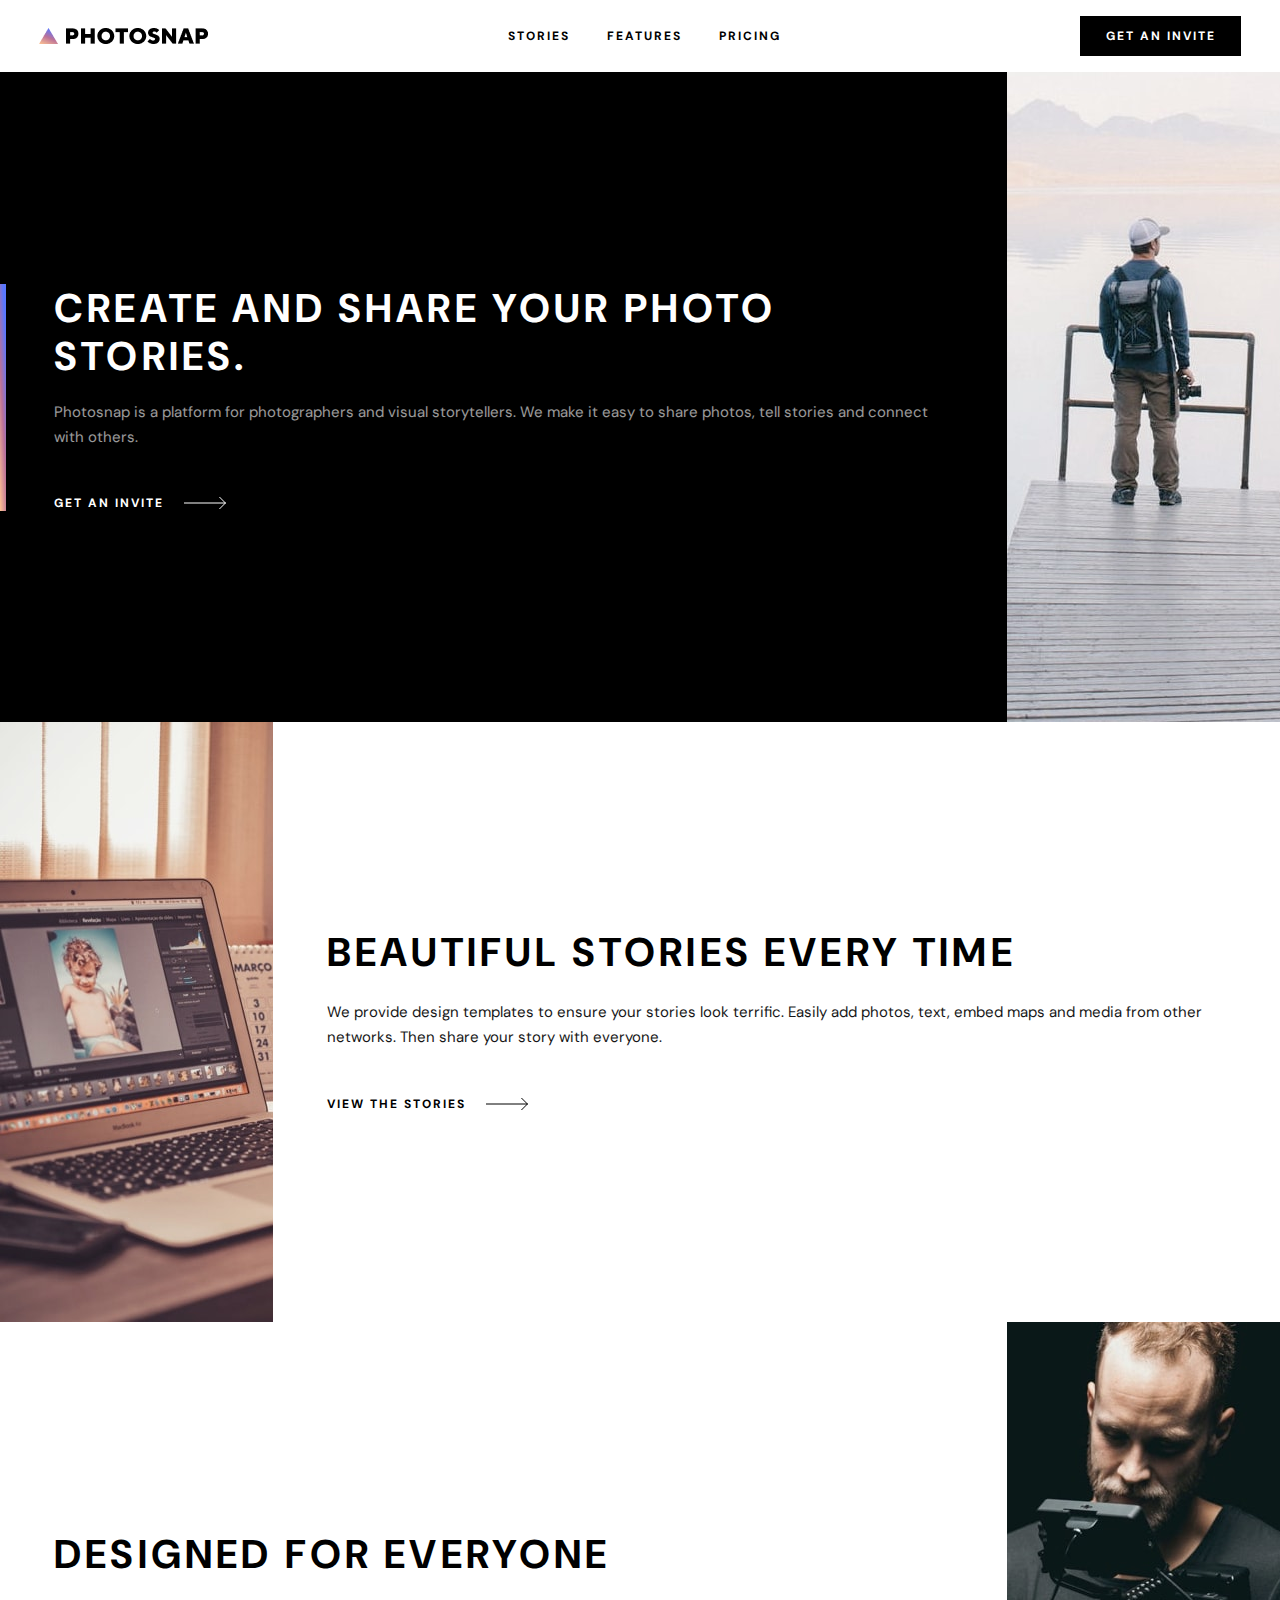
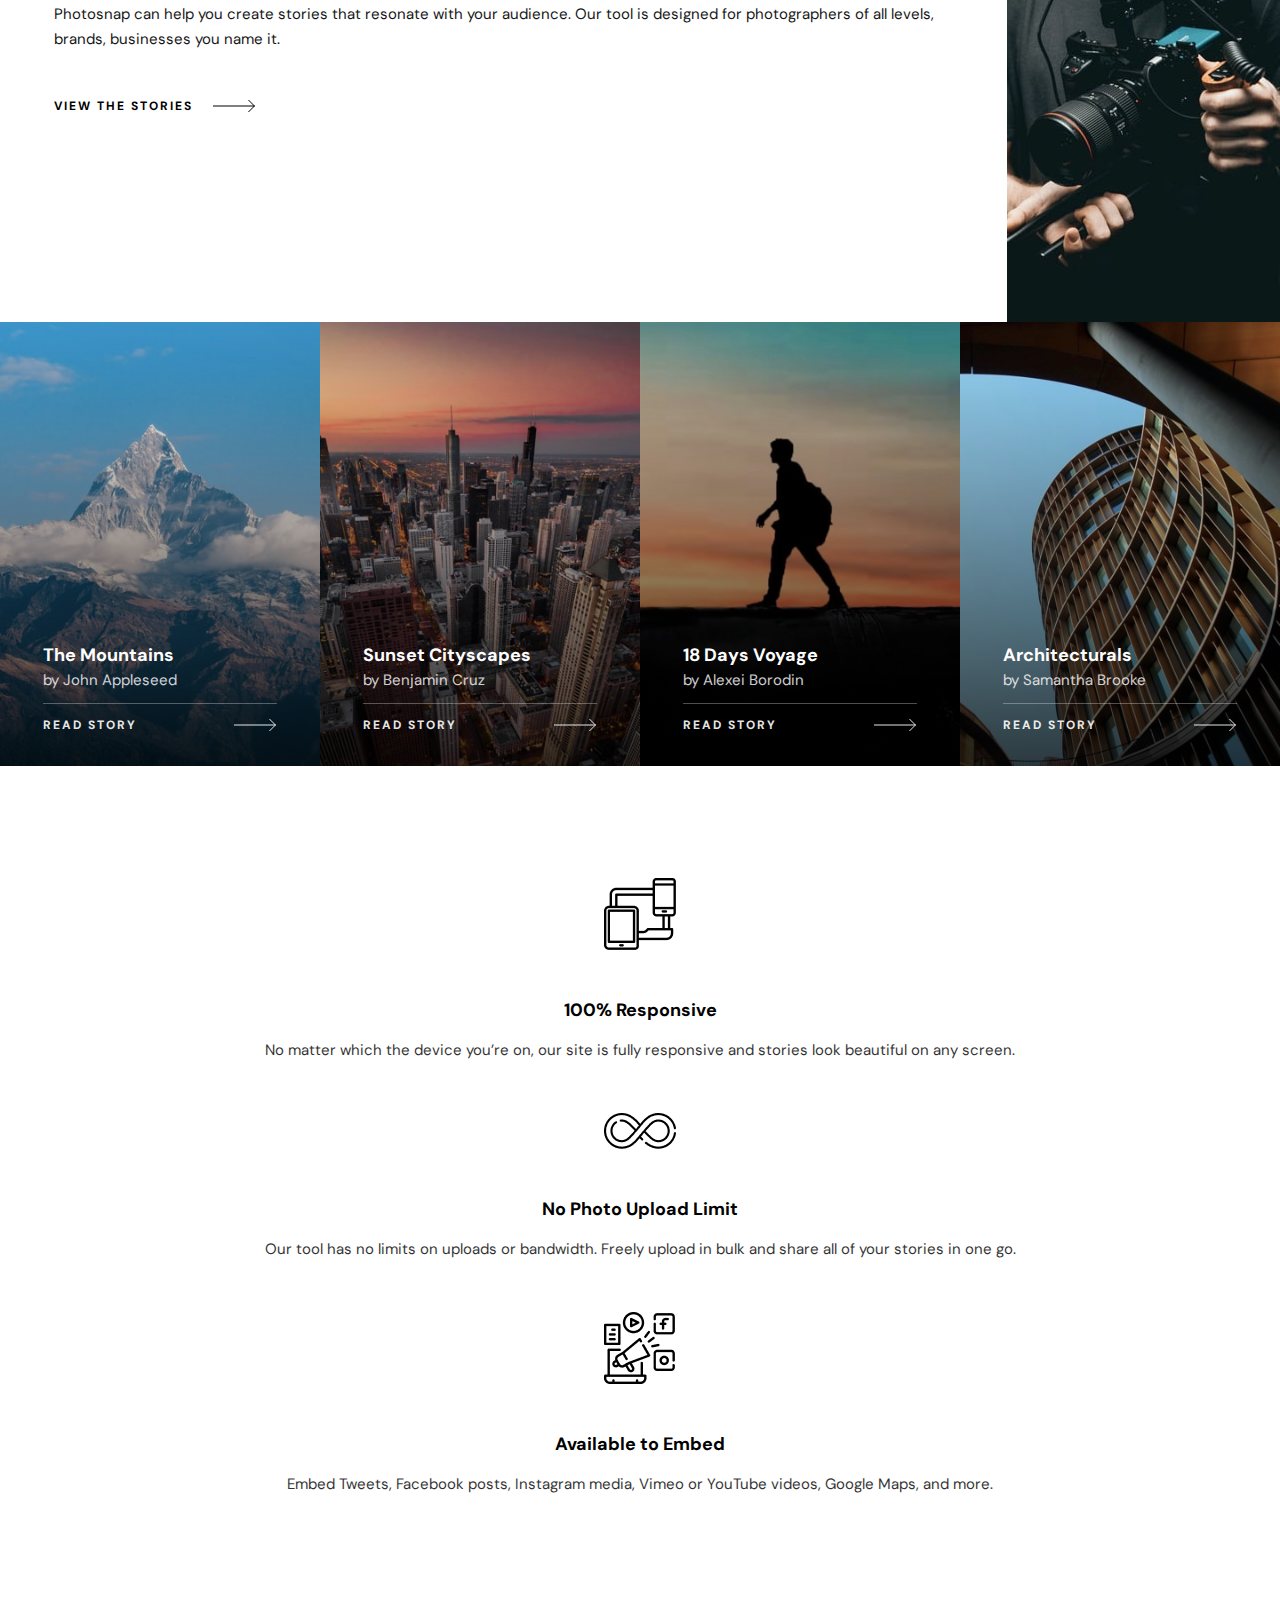
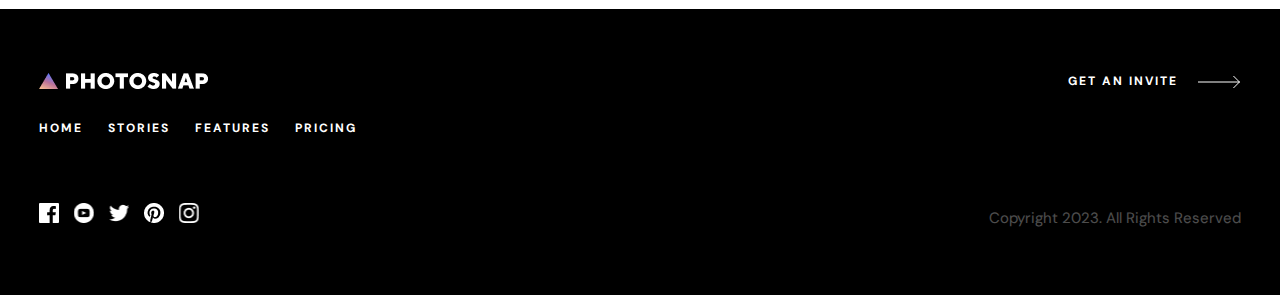
<file: index.html>
<!DOCTYPE html>
<html lang="en">
  <head>
    <meta charset="UTF-8" />
    <meta name="viewport" content="width=device-width, initial-scale=1.0" />

    <link
      rel="icon"
      type="image/png"
      sizes="32x32"
      href="./assets/icons/favicon-32x32.png"
    />

    <link
      href="https://fonts.googleapis.com/css2?family=DM+Sans:opsz,wght@9..40,400;9..40,700&display=swap"
      rel="stylesheet"
    />

    <script defer src="./scripts/mobile-nav.js"></script>

    <link rel="stylesheet" href="./styles/styles.css" />

    <link rel="stylesheet" href="./styles/queries.css" />

    <title>Home | Photosnap Website Challenge</title>
  </head>
  <body id="home-page">
    <div class="container">
      <header class="page-header">
        <div class="page-header-container height-small">
          <div class="logo">
            <div class="company-logo">
              <h1>PHOTOSNAP</h1>
              <a href="index.html">
                <img src="./assets/icons/logo-black.png" alt="company logo" />
              </a>
            </div>
          </div>

          <nav class="main-nav">
            <div class="main-nav__links inner-container">
              <ul>
                <li>
                  <a class="link-black" href="stories.html">Stories</a>
                </li>
                <li>
                  <a class="link-black" href="features.html">Features</a>
                </li>
                <li>
                  <a class="link-black" href="pricing.html">Pricing</a>
                </li>
              </ul>
            </div>
          </nav>

          <div class="btn-nav-large">
            <div>
              <a href="index.html" class="link-white">Get an invite</a>
            </div>
          </div>
        </div>
        <!-- end page-header-container -->

        <!-- burger menu & close btn -->
        <div class="btn-mobile-nav btn-mobile-open">
          <a class="mobile-icon" href="#"></a>
        </div>
      </header>
      <!-- end header -->

      <div class="hero-section">
        <div class="hero-section__image">
          <picture>
            <source
              media="(min-width: 767px) and (max-width: 1369px)"
              srcset="./assets/home/tablet/create-and-share.jpg"
            />
            <source
              media="(min-width: 1370px)"
              srcset="./assets/home/desktop/create-and-share.jpg"
            />
            <img
              src="./assets/home/mobile/create-and-share.jpg"
              alt="image of a man on a wharf"
            />
          </picture>
        </div>

        <div class="hero-section__text">
          <div class="color-bar-h">
            <img
              src="./assets/icons/color-bar-h.png"
              alt="image of a colored logo"
            />
          </div>
          <div class="hero-section__text--heading">
            <h2 class="heading-largest">
              Create and share your photo Stories.
            </h2>
            <p>
              Photosnap is a platform for photographers and visual storytellers.
              We make it easy to share photos, tell stories and connect with
              others.
            </p>
            <div class="hero-arrow-link">
              <a class="link-normal link-white" href="#">Get an invite</a>
              <span class="link-arrow">
                <a href="#">
                  <svg
                    xmlns="http://www.w3.org/2000/svg"
                    width="43"
                    height="14"
                  >
                    <g fill="none" fill-rule="evenodd" stroke="#fff">
                      <path d="M0 7h41.864M35.428 1l6 6-6 6" />
                    </g>
                  </svg>
                </a>
              </span>
            </div>
          </div>
        </div>
      </div>
      <!-- end hero-section -->

      <div class="stories">
        <div class="stories__first">
          <div class="stories__first-image">
            <picture>
              <source
                media="(min-width: 767px) and (max-width: 1369px)"
                srcset="./assets/home/tablet/beautiful-stories.jpg"
              />

              <source
                media="(min-width: 1370px)"
                srcset="./assets/home/desktop/beautiful-stories.jpg"
              />

              <img
                src="./assets/home/mobile/beautiful-stories.jpg"
                alt="image of an office"
              />
            </picture>
          </div>
          <div class="stories__first-text">
            <h2 class="heading-largest">Beautiful stories every time</h2>
            <p>
              We provide design templates to ensure your stories look terrific.
              Easily add photos, text, embed maps and media from other networks.
              Then share your story with everyone.
            </p>

            <div>
              <a class="link-normal link-black" href="#">View the stories</a>
              <span class="link-arrow">
                <a href="#">
                  <svg
                    xmlns="http://www.w3.org/2000/svg"
                    width="43"
                    height="14"
                  >
                    <g fill="none" fill-rule="evenodd" stroke="#000">
                      <path d="M0 7h41.864M35.428 1l6 6-6 6" />
                    </g>
                  </svg>
                </a>
              </span>
            </div>
          </div>
        </div>

        <div class="stories__second">
          <div class="stories__second-image">
            <picture>
              <source
                media="(min-width: 767px) and (max-width: 1369px)"
                srcset="./assets/home/tablet/designed-for-everyone.jpg"
              />

              <source
                media="(min-width: 1370px)"
                srcset="./assets/home/desktop/designed-for-everyone.jpg"
              />

              <img
                src="./assets/home/mobile/designed-for-everyone.jpg"
                alt="image of a man with a camera"
              />
            </picture>
          </div>
          <div class="stories__second-text">
            <h2 class="heading-largest">Designed for everyone</h2>
            <p>
              Photosnap can help you create stories that resonate with your
              audience. Our tool is designed for photographers of all levels,
              brands, businesses you name it.
            </p>
            <div>
              <a class="link-normal link-black" href="#">View the stories</a>
              <span class="link-arrow">
                <a href="#">
                  <svg
                    xmlns="http://www.w3.org/2000/svg"
                    width="43"
                    height="14"
                  >
                    <g fill="none" fill-rule="evenodd" stroke="#000">
                      <path d="M0 7h41.864M35.428 1l6 6-6 6" />
                    </g>
                  </svg>
                </a>
              </span>
            </div>
          </div>
        </div>
      </div>
      <!-- end stories -->

      <div class="photo-categories">
        <div class="photo-categories__mountains">
          <div class="photo-categories-image">
            <picture>
              <source
                media="(min-width: 767px)"
                srcset="./assets/stories/desktop/mountains.jpg"
              />

              <img
                src="./assets/stories/mobile/mountains.jpg"
                alt="an image of mountains"
              />
            </picture>
          </div>
          <div class="photo-categories-text">
            <h3 class="heading-medium">The Mountains</h3>
            <p class="author">by John Appleseed</p>
            <div class="white-line"></div>

            <div class="category-links">
              <div>
                <a class="link-normal link-white" href="#">Read Story</a>
                <span class="link-arrow">
                  <a href="#">
                    <svg
                      xmlns="http://www.w3.org/2000/svg"
                      width="43"
                      height="14"
                    >
                      <g fill="none" fill-rule="evenodd" stroke="#fff">
                        <path d="M0 7h41.864M35.428 1l6 6-6 6" />
                      </g>
                    </svg>
                  </a>
                </span>
              </div>
            </div>
          </div>
          <div class="photo-categories-color-bar-h">
            <img
              src="./assets/icons/color-bar-h-long.png"
              alt="image of a colored logo"
            />
          </div>
        </div>

        <div class="photo-categories__cities">
          <div class="photo-categories-image">
            <picture>
              <source
                media="(min-width: 767px)"
                srcset="./assets/stories/desktop/cityscapes.jpg"
              />
              <img
                src="./assets/stories/mobile/cityscapes.jpg"
                alt="an image of a cityscape"
              />
            </picture>
          </div>
          <div class="photo-categories-text">
            <h3 class="heading-medium">Sunset Cityscapes</h3>
            <p class="author">by Benjamin Cruz</p>
            <div class="white-line"></div>

            <div class="category-links">
              <div>
                <a class="link-normal link-white" href="#">Read Story</a>
                <span class="link-arrow">
                  <a href="#">
                    <svg
                      xmlns="http://www.w3.org/2000/svg"
                      width="43"
                      height="14"
                    >
                      <g fill="none" fill-rule="evenodd" stroke="#fff">
                        <path d="M0 7h41.864M35.428 1l6 6-6 6" />
                      </g>
                    </svg>
                  </a>
                </span>
              </div>
            </div>
          </div>
          <div class="photo-categories-color-bar-h">
            <img
              src="./assets/icons/color-bar-h-long.png"
              alt="image of a colored logo"
            />
          </div>
        </div>

        <div class="photo-categories__voyage">
          <div class="photo-categories-image">
            <picture>
              <source
                media="(min-width: 767px)"
                srcset="./assets/stories/desktop/18-days-voyage.jpg"
              />
              <img
                src="./assets/stories/mobile/18-days-voyage.jpg"
                alt="an image of a person on a trek"
              />
            </picture>
          </div>
          <div class="photo-categories-text">
            <h3 class="heading-medium">18 Days Voyage</h3>
            <p class="author">by Alexei Borodin</p>
            <div class="white-line"></div>

            <div class="category-links">
              <div>
                <a class="link-normal link-white" href="#">Read Story</a>
                <span class="link-arrow">
                  <a href="#">
                    <svg
                      xmlns="http://www.w3.org/2000/svg"
                      width="43"
                      height="14"
                    >
                      <g fill="none" fill-rule="evenodd" stroke="#fff">
                        <path d="M0 7h41.864M35.428 1l6 6-6 6" />
                      </g>
                    </svg>
                  </a>
                </span>
              </div>
            </div>
          </div>
          <div class="photo-categories-color-bar-h">
            <img
              src="./assets/icons/color-bar-h-long.png"
              alt="image of a colored logo"
            />
          </div>
        </div>

        <div class="photo-categories__architecturals">
          <div class="photo-categories-image">
            <picture>
              <source
                media="(min-width: 767px)"
                srcset="./assets/stories/desktop/architecturals.jpg"
              />
              <img
                src="./assets/stories/mobile/architecturals.jpg"
                alt="an image of architecture"
              />
            </picture>
          </div>
          <div class="photo-categories-text">
            <h3 class="heading-medium">Architecturals</h3>
            <p class="author">by Samantha Brooke</p>
            <div class="white-line"></div>

            <div class="category-links">
              <div>
                <a class="link-normal link-white" href="#">Read Story</a>
                <span class="link-arrow">
                  <a href="#">
                    <svg
                      xmlns="http://www.w3.org/2000/svg"
                      width="43"
                      height="14"
                    >
                      <g fill="none" fill-rule="evenodd" stroke="#fff">
                        <path d="M0 7h41.864M35.428 1l6 6-6 6" />
                      </g>
                    </svg>
                  </a>
                </span>
              </div>
            </div>
          </div>
          <div class="photo-categories-color-bar-h">
            <img
              src="./assets/icons/color-bar-h-long.png"
              alt="image of a colored logo"
            />
          </div>
        </div>
      </div>
      <!-- end photo-categories -->

      <div class="benefits">
        <div>
          <div class="benefits-image benefits-image-responsive"></div>
          <div class="benefits-text">
            <h3 class="heading-medium">100% Responsive</h3>
            <p>
              No matter which the device you’re on, our site is fully responsive
              and stories look beautiful on any screen.
            </p>
          </div>
        </div>

        <div>
          <div class="benefits-image benefits-image-limit"></div>
          <div class="benefits-text">
            <h3 class="heading-medium">No Photo Upload Limit</h3>
            <p>
              Our tool has no limits on uploads or bandwidth. Freely upload in
              bulk and share all of your stories in one go.
            </p>
          </div>
        </div>

        <div>
          <div class="benefits-image benefits-image-embed"></div>
          <div class="benefits-text">
            <h3 class="heading-medium">Available to Embed</h3>
            <p>
              Embed Tweets, Facebook posts, Instagram media, Vimeo or YouTube
              videos, Google Maps, and more.
            </p>
          </div>
        </div>
      </div>

      <!-- end benefits -->

      <footer>
        <div class="socials-and-logo-and-nav">
          <div class="company-logo company-logo-btm">
            <a href="index.html">
              <img src="./assets/icons/logo-white.png" alt="company logo" />
            </a>
          </div>

          <div class="socials">
            <ul>
              <li>
                <a href="#" class="facebook"></a>
              </li>
              <li>
                <a href="#" class="play-icon"></a>
              </li>
              <li>
                <a href="#" class="twitter"></a>
              </li>
              <li>
                <a href="#" class="pintrest"></a>
              </li>
              <li>
                <a href="#" class="instagram"></a>
              </li>
            </ul>
          </div>

          <div class="footer-nav">
            <ul>
              <li>
                <a class="link-normal link-white" href="./index.html">Home</a>
              </li>
              <li>
                <a class="link-normal link-white" href="stories.html"
                  >Stories</a
                >
              </li>
              <li>
                <a class="link-normal link-white" href="features.html"
                  >Features</a
                >
              </li>
              <li>
                <a class="link-normal link-white" href="pricing.html"
                  >Pricing</a
                >
              </li>
            </ul>
          </div>
        </div>
        <!-- end socials-and-logo-and-nav -->

        <div class="bottom-link-and-copyright">
          <div class="arrow-link">
            <a class="link-normal link-white" href="#">Get an invite</a>
            <span class="link-arrow">
              <a href="#">
                <svg xmlns="http://www.w3.org/2000/svg" width="43" height="14">
                  <g fill="none" fill-rule="evenodd" stroke="#fff">
                    <path d="M0 7h41.864M35.428 1l6 6-6 6" />
                  </g>
                </svg>
              </a>
            </span>
          </div>

          <div class="copyright">
            <span>Copyright 2023. All Rights Reserved</span>
          </div>
        </div>
        <!-- end bottom-link-and-copyright -->
      </footer>

      <div class="overlay-container"></div>
    </div>
    <!-- end container -->
  </body>
</html>
</file>
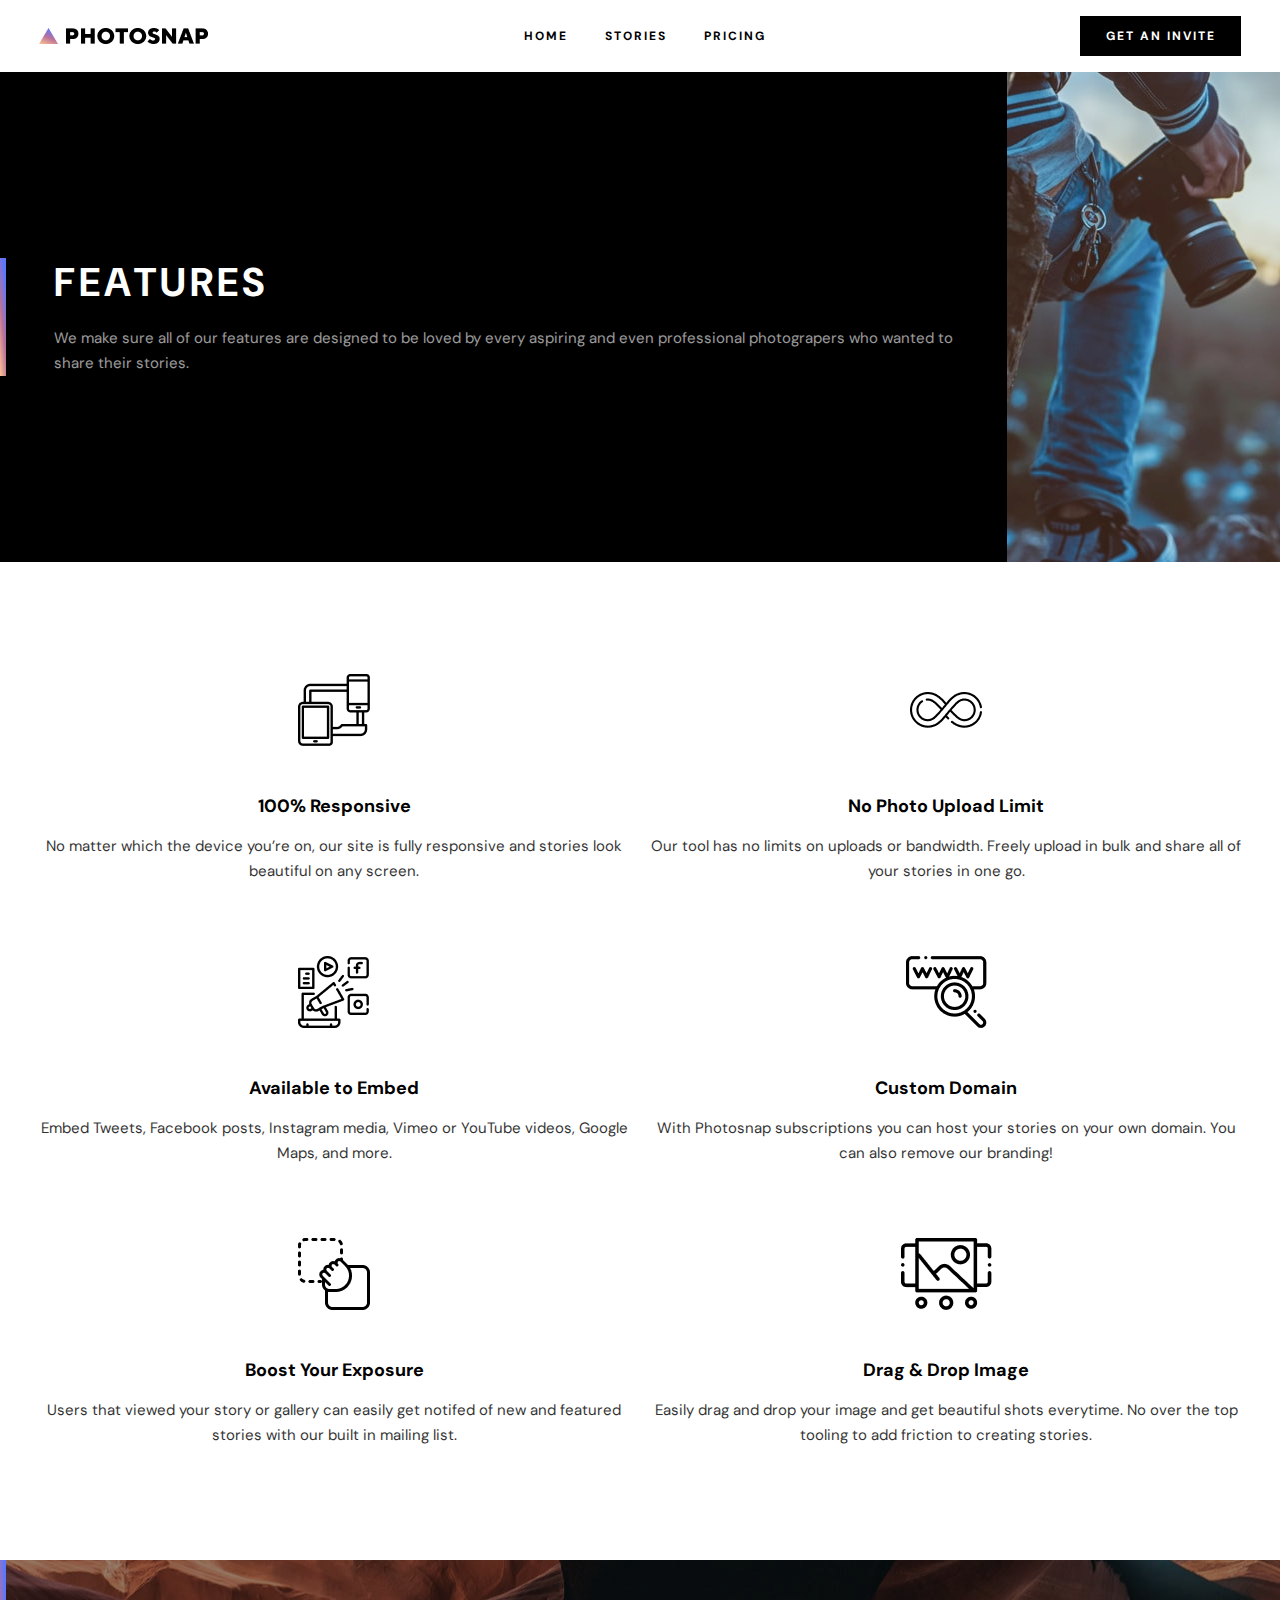
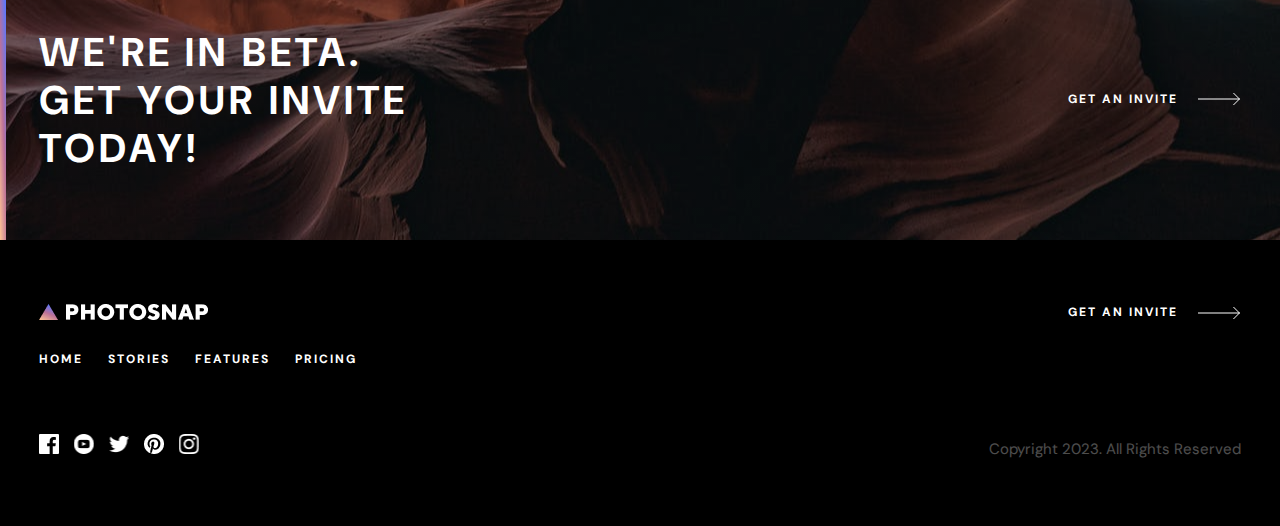
<file: features.html>
<!DOCTYPE html>
<html lang="en">
  <head>
    <meta charset="UTF-8" />
    <meta name="viewport" content="width=device-width, initial-scale=1.0" />

    <link
      rel="icon"
      type="image/png"
      sizes="32x32"
      href="./assets/icons/favicon-32x32.png"
    />

    <link
      href="https://fonts.googleapis.com/css2?family=DM+Sans:opsz,wght@9..40,400;9..40,700&display=swap"
      rel="stylesheet"
    />

    <script defer src="./scripts/mobile-nav.js"></script>

    <link rel="stylesheet" href="./styles/styles.css" />

    <link rel="stylesheet" href="./styles/queries.css" />

    <title>Features | Photosnap Website Challenge</title>
  </head>
  <body id="features-page">
    <div class="container">
      <header class="page-header">
        <div class="page-header-container height-small">
          <div class="logo">
            <div class="company-logo">
              <h1>PHOTOSNAP</h1>
              <a href="index.html">
                <img src="./assets/icons/logo-black.png" alt="company logo" />
              </a>
            </div>
          </div>

          <nav class="main-nav">
            <div class="main-nav__links inner-container">
              <ul>
                <li>
                  <a class="link-black" href="index.html">Home</a>
                </li>
                <li>
                  <a class="link-black" href="stories.html">Stories</a>
                </li>
                <li>
                  <a class="link-black" href="pricing.html">Pricing</a>
                </li>
              </ul>
            </div>
          </nav>

          <div class="btn-nav-large">
            <div>
              <a href="index.html" class="link-white">Get an invite</a>
            </div>
          </div>
        </div>
        <!-- end page-header-container -->

        <!-- burger menu & close btn -->
        <div class="btn-mobile-nav btn-mobile-open">
          <a class="mobile-icon" href="#"></a>
        </div>
      </header>
      <!-- end header -->

      <div class="hero-section">
        <div class="hero-section__image">
          <picture>
            <source
              media="(min-width: 767px) and (max-width: 1369px)"
              srcset="./assets/features/tablet/hero.jpg"
            />
            <source
              media="(min-width: 1370px)"
              srcset="./assets/features/desktop/hero.jpg"
            />
            <img
              src="./assets/features/mobile/hero.jpg"
              alt="image of a man with a camera"
            />
          </picture>
        </div>

        <div class="hero-section__text">
          <div class="color-bar-h">
            <img
              src="./assets/icons/color-bar-h.png"
              alt="image of a colored logo"
            />
          </div>
          <div class="hero-section__text--heading">
            <h2 class="heading-largest">Features</h2>
            <p>
              We make sure all of our features are designed to be loved by every
              aspiring and even professional photograpers who wanted to share
              their stories.
            </p>
          </div>
        </div>
      </div>
      <!-- end hero-section -->

      <div class="benefits">
        <div>
          <div class="benefits-image benefits-image-responsive"></div>
          <div class="benefits-text">
            <h3 class="heading-medium">100% Responsive</h3>
            <p>
              No matter which the device you’re on, our site is fully responsive
              and stories look beautiful on any screen.
            </p>
          </div>
        </div>

        <div>
          <div class="benefits-image benefits-image-limit"></div>
          <div class="benefits-text">
            <h3 class="heading-medium">No Photo Upload Limit</h3>
            <p>
              Our tool has no limits on uploads or bandwidth. Freely upload in
              bulk and share all of your stories in one go.
            </p>
          </div>
        </div>

        <div>
          <div class="benefits-image benefits-image-embed"></div>
          <div class="benefits-text">
            <h3 class="heading-medium">Available to Embed</h3>
            <p>
              Embed Tweets, Facebook posts, Instagram media, Vimeo or YouTube
              videos, Google Maps, and more.
            </p>
          </div>
        </div>

        <div>
          <div class="benefits-image benefits-image-custom-domain"></div>
          <div class="benefits-text">
            <h3 class="heading-medium">Custom Domain</h3>
            <p>
              With Photosnap subscriptions you can host your stories on your own
              domain. You can also remove our branding!
            </p>
          </div>
        </div>

        <div>
          <div class="benefits-image benefits-image-boost"></div>
          <div class="benefits-text">
            <h3 class="heading-medium">Boost Your Exposure</h3>
            <p>
              Users that viewed your story or gallery can easily get notifed of
              new and featured stories with our built in mailing list.
            </p>
          </div>
        </div>

        <div>
          <div class="benefits-image benefits-image-drag"></div>
          <div class="benefits-text">
            <h3 class="heading-medium">Drag & Drop Image</h3>
            <p>
              Easily drag and drop your image and get beautiful shots everytime.
              No over the top tooling to add friction to creating stories.
            </p>
          </div>
        </div>
      </div>

      <!-- end benefits -->

      <div class="invite-today-section">
        <div class="invite-today-section__text">
          <h2>
            We're in Beta.<br />
            Get your invite<br />
            today!
          </h2>
          <div class="arrow-link">
            <div class="arrow-link fix-height">
              <a class="link-normal link-white" href="#">Get an invite</a>
              <span class="link-arrow">
                <a href="#">
                  <svg
                    xmlns="http://www.w3.org/2000/svg"
                    width="43"
                    height="14"
                  >
                    <g fill="none" fill-rule="evenodd" stroke="#fff">
                      <path d="M0 7h41.864M35.428 1l6 6-6 6" />
                    </g>
                  </svg>
                </a>
              </span>
            </div>
          </div>
        </div>
      </div>

      <footer>
        <div class="socials-and-logo-and-nav">
          <div class="company-logo company-logo-btm">
            <a href="index.html">
              <img src="./assets/icons/logo-white.png" alt="company logo" />
            </a>
          </div>

          <div class="socials">
            <ul>
              <li>
                <a href="#" class="facebook"> </a>
              </li>
              <li>
                <a href="#" class="play-icon"></a>
              </li>
              <li>
                <a href="#" class="twitter"> </a>
              </li>
              <li>
                <a href="#" class="pintrest"> </a>
              </li>
              <li>
                <a href="#" class="instagram"> </a>
              </li>
            </ul>
          </div>

          <div class="footer-nav">
            <ul>
              <li>
                <a class="link-normal link-white" href="./index.html">Home</a>
              </li>
              <li>
                <a class="link-normal link-white" href="stories.html"
                  >Stories</a
                >
              </li>
              <li>
                <a class="link-normal link-white" href="features.html"
                  >Features</a
                >
              </li>
              <li>
                <a class="link-normal link-white" href="pricing.html"
                  >Pricing</a
                >
              </li>
            </ul>
          </div>
        </div>
        <!-- end socials-and-logo-and-nav -->

        <div class="bottom-link-and-copyright">
          <div class="arrow-link">
            <a class="link-normal link-white" href="#">Get an invite</a>
            <span class="link-arrow">
              <a href="#">
                <svg xmlns="http://www.w3.org/2000/svg" width="43" height="14">
                  <g fill="none" fill-rule="evenodd" stroke="#fff">
                    <path d="M0 7h41.864M35.428 1l6 6-6 6" />
                  </g>
                </svg>
              </a>
            </span>
          </div>

          <div class="copyright">
            <span>Copyright 2023. All Rights Reserved</span>
          </div>
        </div>
        <!-- end bottom-link-and-copyright -->
      </footer>

      <div class="overlay-container"></div>
    </div>
    <!-- end container -->
  </body>
</html>
</file>
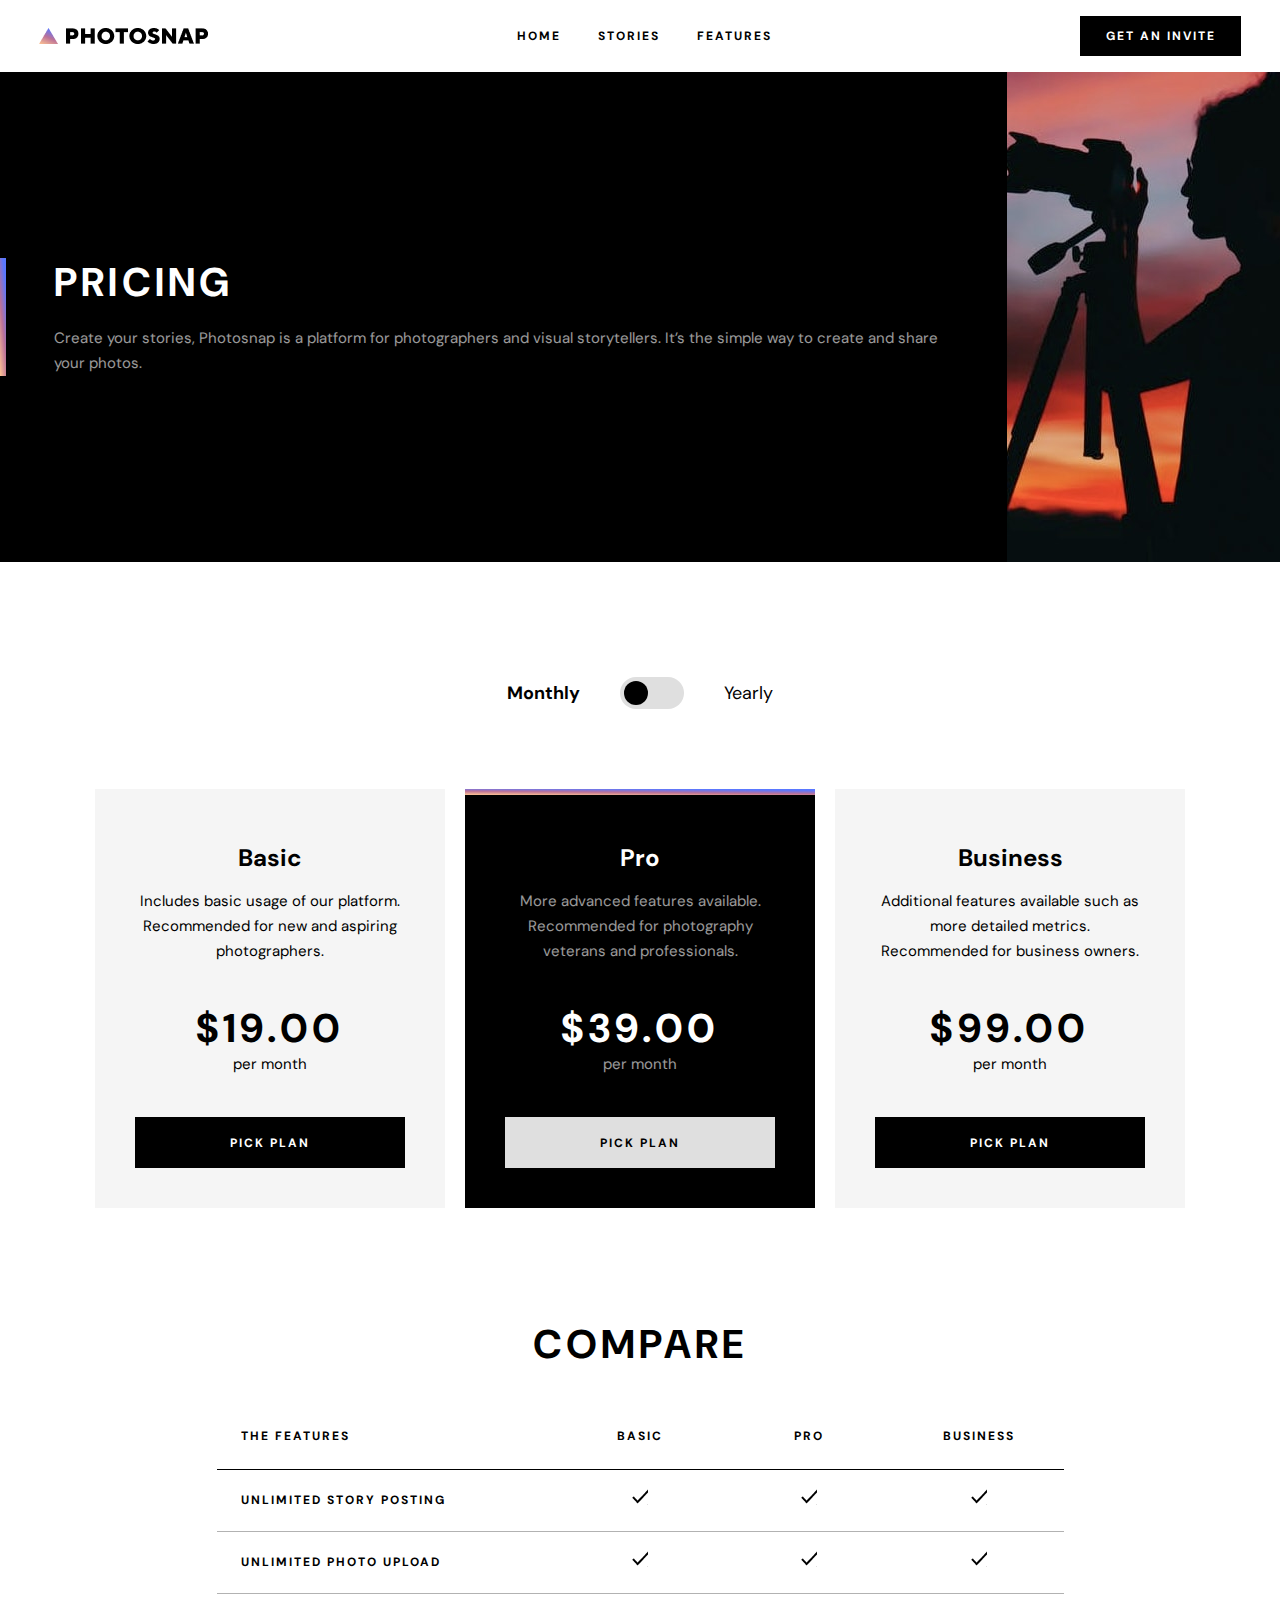
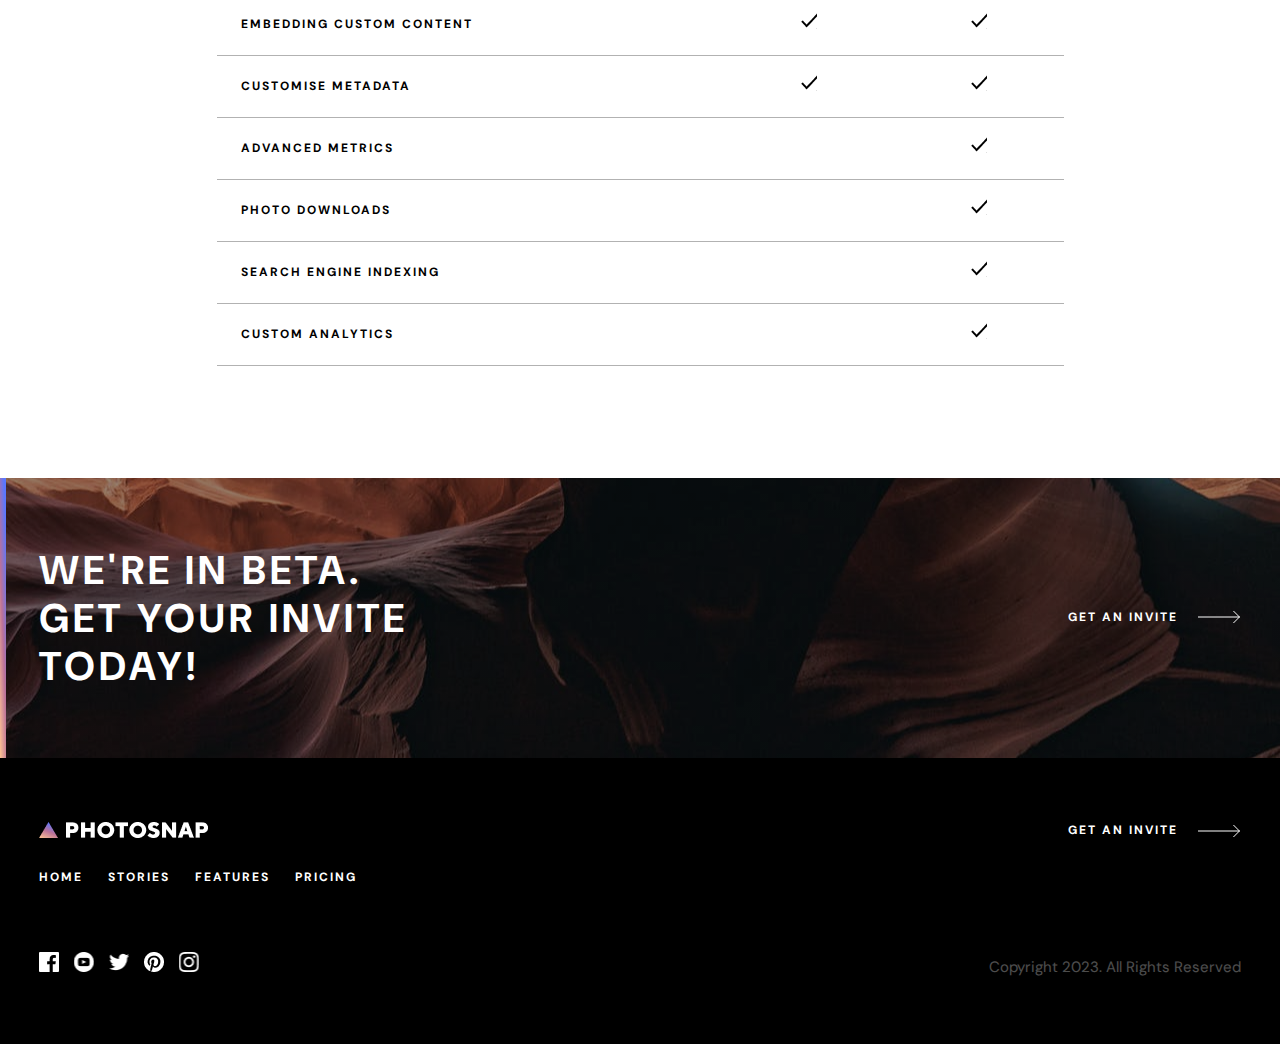
<file: pricing.html>
<!DOCTYPE html>
<html lang="en">
  <head>
    <meta charset="UTF-8" />
    <meta name="viewport" content="width=device-width, initial-scale=1.0" />

    <link
      rel="icon"
      type="image/png"
      sizes="32x32"
      href="./assets/icons/favicon-32x32.png"
    />

    <link
      href="https://fonts.googleapis.com/css2?family=DM+Sans:opsz,wght@9..40,400;9..40,700&display=swap"
      rel="stylesheet"
    />

    <script defer src="./scripts/mobile-nav.js"></script>

    <script defer src="./scripts/membership-switch.js"></script>

    <link rel="stylesheet" href="./styles/styles.css" />

    <link rel="stylesheet" href="./styles/queries.css" />

    <title>Pricing | Photosnap Website Challenge</title>
  </head>
  <body id="pricing-page">
    <div class="container">
      <header class="page-header">
        <div class="page-header-container height-small">
          <div class="logo">
            <div class="company-logo">
              <h1>PHOTOSNAP</h1>
              <a href="index.html">
                <img src="./assets/icons/logo-black.png" alt="company logo" />
              </a>
            </div>
          </div>

          <nav class="main-nav">
            <div class="main-nav__links inner-container">
              <ul>
                <li>
                  <a class="link-black" href="index.html">Home</a>
                </li>
                <li>
                  <a class="link-black" href="stories.html">Stories</a>
                </li>
                <li>
                  <a class="link-black" href="features.html">Features</a>
                </li>
              </ul>
            </div>
          </nav>

          <div class="btn-nav-large">
            <div>
              <a href="index.html" class="link-white">Get an invite</a>
            </div>
          </div>
        </div>
        <!-- end page-header-container -->

        <!-- burger menu & close btn -->
        <div class="btn-mobile-nav btn-mobile-open">
          <a class="mobile-icon" href="#"></a>
        </div>
      </header>
      <!-- end header -->

      <div class="hero-section">
        <div class="hero-section__image">
          <picture>
            <source
              media="(min-width: 767px) and (max-width: 1369px)"
              srcset="./assets/pricing/tablet/hero.jpg"
            />
            <source
              media="(min-width: 1370px)"
              srcset="./assets/pricing/desktop/hero.jpg"
            />
            <img
              src="./assets/pricing/mobile/hero.jpg"
              alt="a woman taking a photo"
            />
          </picture>
        </div>

        <div class="hero-section__text">
          <div class="color-bar-h">
            <img
              src="./assets/icons/color-bar-h.png"
              alt="image of a colored logo"
            />
          </div>
          <div class="hero-section__text--heading">
            <h2 class="heading-largest">Pricing</h2>
            <p>
              Create your stories, Photosnap is a platform for photographers and
              visual storytellers. It’s the simple way to create and share your
              photos.
            </p>
          </div>
        </div>
      </div>
      <!-- end hero-section -->

      <div class="membership-plans-section">
        <div class="membership-plans-select-plan">
          <p class="monthly active-membership-term">Monthly</p>
          <label class="switch">
            <input
              type="checkbox"
              class="membership-checkbox"
              id="membership-checkbox"
            />
            <span class="slider round"></span>
          </label>
          <p class="yearly">Yearly</p>
        </div>

        <div class="membership-plans">
          <div class="membership-plans-basic">
            <div class="plan-info">
              <h3>Basic</h3>
              <p>
                Includes basic usage of our platform. Recommended for new and
                aspiring photographers.
              </p>
              <div class="plan-price">
                <span class="basic-price">$19.00</span>
                <span class="basic-term">per month</span>
              </div>
              <div class="btn-plan-large">
                <a href="pricing.html">Pick Plan</a>
              </div>
            </div>
          </div>
          <div class="membership-plans-pro">
            <div class="color-bar-h">
              <img
                src="./assets/icons/color-bar-h-long.png"
                alt="image of a colored logo"
              />
            </div>
            <div class="pro-color-bar-v">
              <img
                src="./assets/icons/color-bar-v.png"
                alt="image of a colored logo"
              />
            </div>
            <div class="plan-info">
              <h3>Pro</h3>
              <p>
                More advanced features available. Recommended for photography
                veterans and professionals.
              </p>
              <div class="plan-price">
                <span class="pro-price">$39.00</span>
                <span class="pro-term">per month</span>
              </div>
              <div class="btn-plan-large">
                <a href="pricing.html">Pick Plan</a>
              </div>
            </div>
          </div>
          <div class="membership-plans-business">
            <div class="plan-info">
              <h3>Business</h3>
              <p>
                Additional features available such as more detailed metrics.
                Recommended for business owners.
              </p>
              <div class="plan-price">
                <span class="business-price">$99.00</span>
                <span class="business-term">per month</span>
              </div>
              <div class="btn-plan-large">
                <a href="pricing.html">Pick Plan</a>
              </div>
            </div>
          </div>
        </div>
      </div>
      <!-- end membership-plans-section -->

      <div class="the-features-section">
        <h2>Compare</h2>

        <div class="features-headings">
          <div>
            <span class="left-space">The Features</span>
          </div>

          <div class="basic-plan">
            <span>Basic</span>
          </div>

          <div class="pro-plan">
            <span>Pro</span>
          </div>

          <div class="business-plan">
            <span>Business</span>
          </div>
        </div>

        <div class="features-categories">
          <div class="features-category features-category-unlimited-story">
            <div class="features-category-heading">
              <p class="left-space">Unlimited story posting</p>
            </div>

            <div class="features-category-basic">
              <p>Basic</p>
              <span></span>
            </div>

            <div class="features-category-pro">
              <p>Pro</p>
              <span></span>
            </div>

            <div class="features-category-business">
              <p>Business</p>
              <span></span>
            </div>
          </div>

          <div class="features-category features-category-unlimited-photo">
            <div class="features-category-heading">
              <p class="left-space">Unlimited photo upload</p>
            </div>

            <div class="features-category-basic">
              <p>Basic</p>
              <span></span>
            </div>

            <div class="features-category-pro">
              <p>Pro</p>
              <span></span>
            </div>

            <div class="features-category-business">
              <p>Business</p>
              <span></span>
            </div>
          </div>

          <div class="features-category features-category-embedding">
            <div class="features-category-heading">
              <p class="left-space">Embedding custom content</p>
            </div>

            <div class="features-category-basic">
              <p>Basic</p>
              <span></span>
            </div>

            <div class="features-category-pro">
              <p>Pro</p>
              <span></span>
            </div>

            <div class="features-category-business">
              <p>Business</p>
              <span></span>
            </div>
          </div>

          <div class="features-category features-category-metadata">
            <div class="features-category-heading">
              <p class="left-space">Customise metadata</p>
            </div>

            <div class="features-category-basic">
              <p>Basic</p>
              <span></span>
            </div>

            <div class="features-category-pro">
              <p>Pro</p>
              <span></span>
            </div>

            <div class="features-category-business">
              <p>Business</p>
              <span></span>
            </div>
          </div>

          <div class="features-category features-category-advanced">
            <div class="features-category-heading">
              <p class="left-space">Advanced metrics</p>
            </div>

            <div class="features-category-basic">
              <p>Basic</p>
              <span></span>
            </div>

            <div class="features-category-pro">
              <p>Pro</p>
              <span></span>
            </div>

            <div class="features-category-business">
              <p>Business</p>
              <span></span>
            </div>
          </div>

          <div class="features-category features-category-photo-downloads">
            <div class="features-category-heading">
              <p class="left-space">Photo downloads</p>
            </div>

            <div class="features-category-basic">
              <p>Basic</p>
              <span></span>
            </div>

            <div class="features-category-pro">
              <p>Pro</p>
              <span></span>
            </div>

            <div class="features-category-business">
              <p>Business</p>
              <span></span>
            </div>
          </div>

          <div class="features-category features-category-indexing">
            <div class="features-category-heading">
              <p class="left-space">Search engine indexing</p>
            </div>

            <div class="features-category-basic">
              <p>Basic</p>
              <span></span>
            </div>

            <div class="features-category-pro">
              <p>Pro</p>
              <span></span>
            </div>

            <div class="features-category-business">
              <p>Business</p>
              <span></span>
            </div>
          </div>

          <div class="features-category features-category-analytics">
            <div class="features-category-heading">
              <p class="left-space">Custom analytics</p>
            </div>

            <div class="features-category-basic">
              <p>Basic</p>
              <span></span>
            </div>

            <div class="features-category-pro">
              <p>Pro</p>
              <span></span>
            </div>

            <div class="features-category-business">
              <p>Business</p>
              <span></span>
            </div>
          </div>
        </div>
        <!-- end features-categories -->
      </div>
      <!-- end the-features-section -->

      <div class="invite-today-section">
        <div class="invite-today-section__text">
          <h2>
            We're in Beta.<br />
            Get your invite<br />
            today!
          </h2>
          <div class="arrow-link">
            <div class="arrow-link fix-height">
              <a class="link-normal link-white" href="#">Get an invite</a>
              <span class="link-arrow">
                <a href="#">
                  <svg
                    xmlns="http://www.w3.org/2000/svg"
                    width="43"
                    height="14"
                  >
                    <g fill="none" fill-rule="evenodd" stroke="#fff">
                      <path d="M0 7h41.864M35.428 1l6 6-6 6" />
                    </g>
                  </svg>
                </a>
              </span>
            </div>
          </div>
        </div>
      </div>

      <footer>
        <div class="socials-and-logo-and-nav">
          <div class="company-logo company-logo-btm">
            <a href="index.html">
              <img src="./assets/icons/logo-white.png" alt="company logo" />
            </a>
          </div>

          <div class="socials">
            <ul>
              <li>
                <a href="#" class="facebook"> </a>
              </li>
              <li>
                <a href="#" class="play-icon"></a>
              </li>
              <li>
                <a href="#" class="twitter"> </a>
              </li>
              <li>
                <a href="#" class="pintrest"> </a>
              </li>
              <li>
                <a href="#" class="instagram"> </a>
              </li>
            </ul>
          </div>

          <div class="footer-nav">
            <ul>
              <li>
                <a class="link-normal link-white" href="./index.html">Home</a>
              </li>
              <li>
                <a class="link-normal link-white" href="stories.html"
                  >Stories</a
                >
              </li>
              <li>
                <a class="link-normal link-white" href="features.html"
                  >Features</a
                >
              </li>
              <li>
                <a class="link-normal link-white" href="pricing.html"
                  >Pricing</a
                >
              </li>
            </ul>
          </div>
        </div>
        <!-- end socials-and-logo-and-nav -->

        <div class="bottom-link-and-copyright">
          <div class="arrow-link">
            <a class="link-normal link-white" href="#">Get an invite</a>
            <span class="link-arrow">
              <a href="#">
                <svg xmlns="http://www.w3.org/2000/svg" width="43" height="14">
                  <g fill="none" fill-rule="evenodd" stroke="#fff">
                    <path d="M0 7h41.864M35.428 1l6 6-6 6" />
                  </g>
                </svg>
              </a>
            </span>
          </div>

          <div class="copyright">
            <span>Copyright 2023. All Rights Reserved</span>
          </div>
        </div>
        <!-- end bottom-link-and-copyright -->
      </footer>

      <div class="overlay-container"></div>
    </div>
    <!-- end container -->
  </body>
</html>
</file>
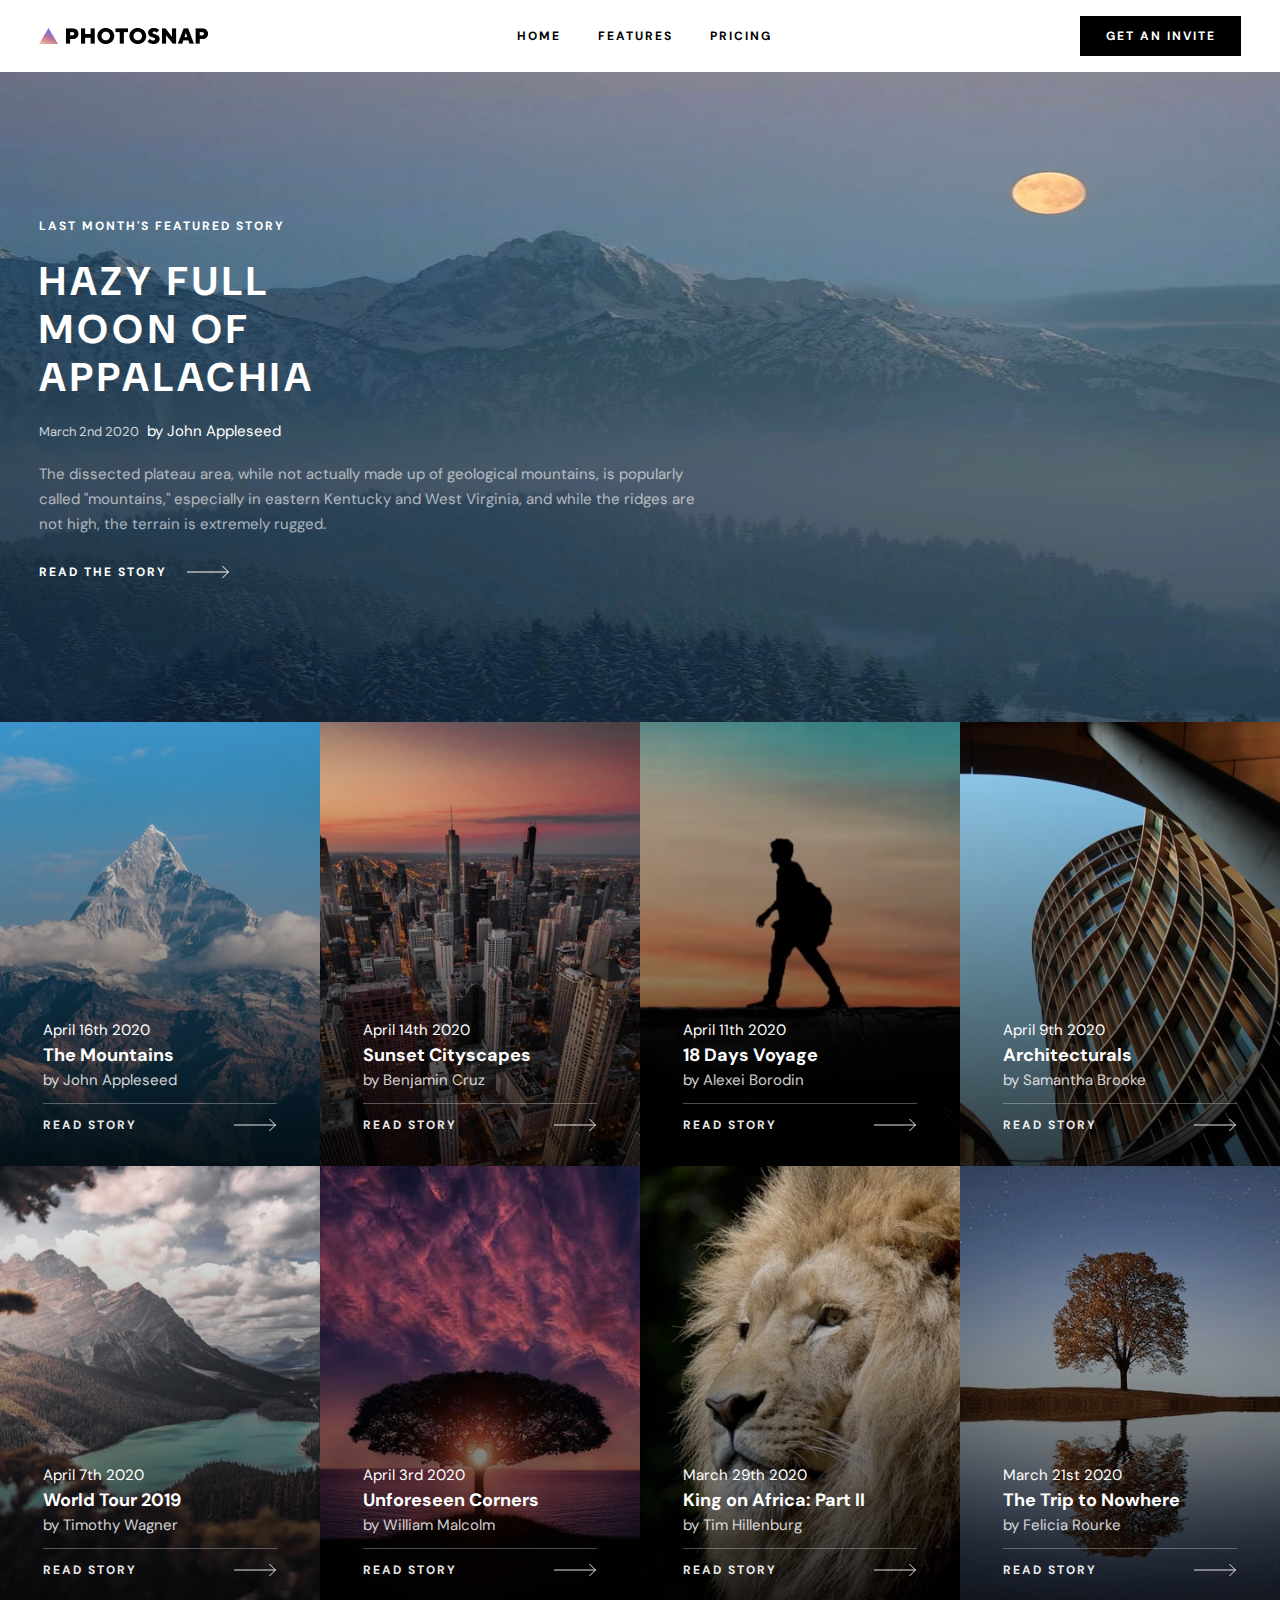
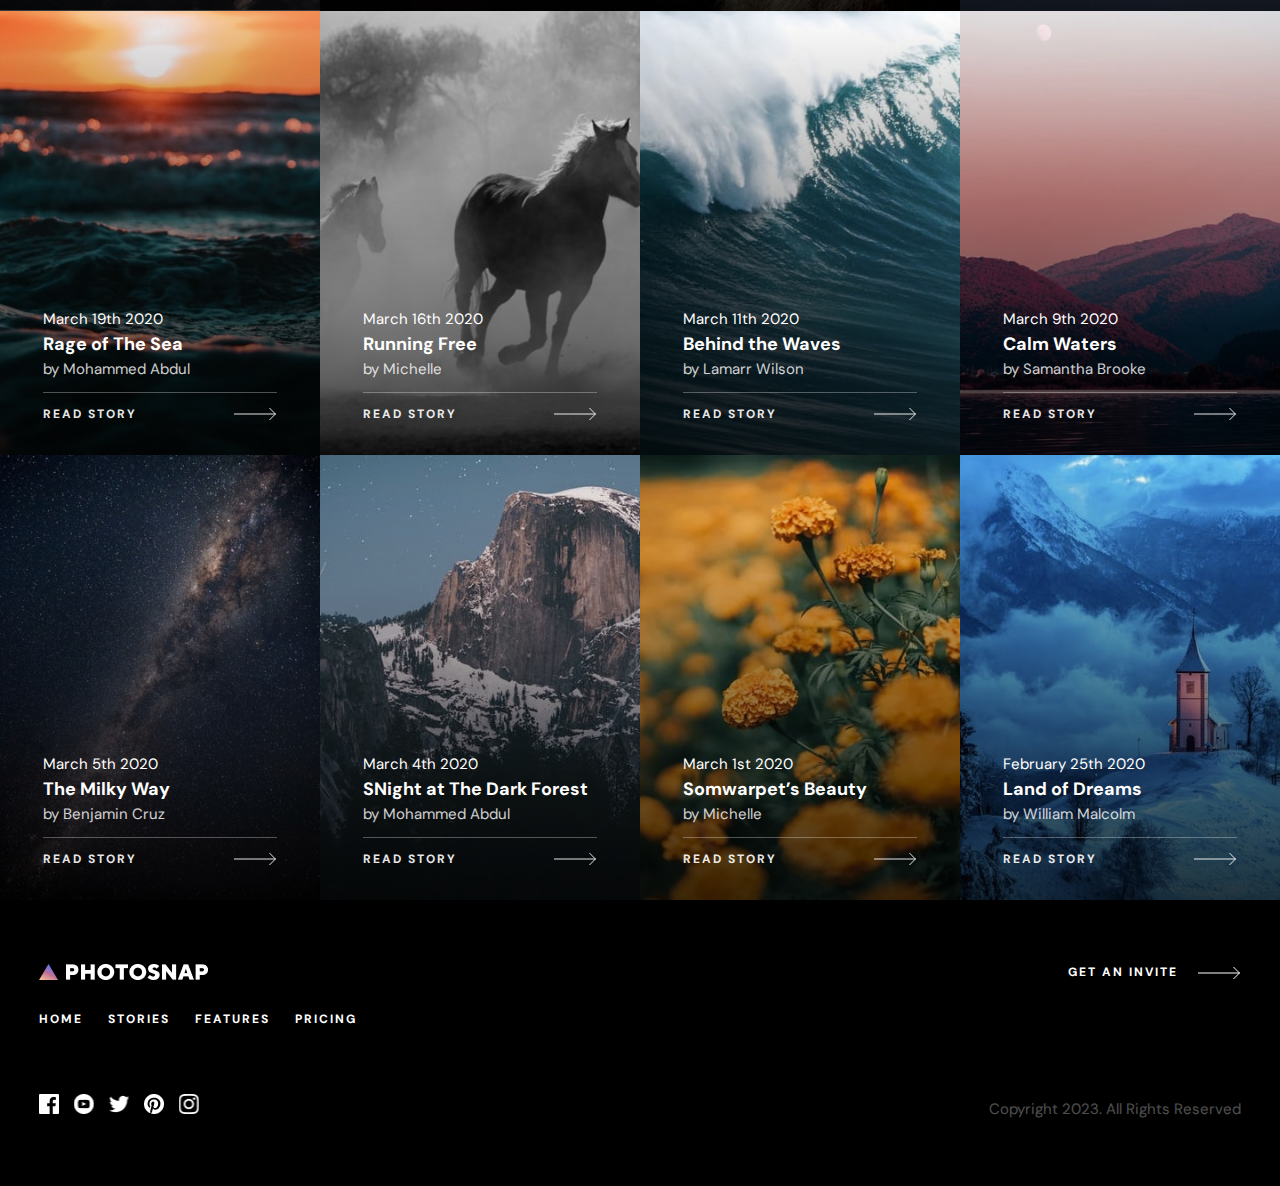
<file: stories.html>
<!DOCTYPE html>
<html lang="en">
  <head>
    <meta charset="UTF-8" />
    <meta name="viewport" content="width=device-width, initial-scale=1.0" />

    <link
      rel="icon"
      type="image/png"
      sizes="32x32"
      href="./assets/icons/favicon-32x32.png"
    />

    <link
      href="https://fonts.googleapis.com/css2?family=DM+Sans:opsz,wght@9..40,400;9..40,700&display=swap"
      rel="stylesheet"
    />

    <script defer src="./scripts/mobile-nav.js"></script>

    <link rel="stylesheet" href="./styles/styles.css" />

    <link rel="stylesheet" href="./styles/queries.css" />

    <title>Stories | Photosnap Website Challenge</title>
  </head>
  <body id="stories-page">
    <div class="container">
      <header class="page-header">
        <div class="page-header-container height-small">
          <div class="logo">
            <div class="company-logo">
              <h1>PHOTOSNAP</h1>
              <a href="index.html">
                <img src="./assets/icons/logo-black.png" alt="company logo" />
              </a>
            </div>
          </div>

          <nav class="main-nav">
            <div class="main-nav__links inner-container">
              <ul>
                <li>
                  <a class="link-black" href="index.html">Home</a>
                </li>
                <li>
                  <a class="link-black" href="features.html">Features</a>
                </li>
                <li>
                  <a class="link-black" href="pricing.html">Pricing</a>
                </li>
              </ul>
            </div>
          </nav>

          <div class="btn-nav-large">
            <div>
              <a href="index.html" class="link-white">Get an invite</a>
            </div>
          </div>
        </div>
        <!-- end page-header-container -->

        <!-- burger menu & close btn -->
        <div class="btn-mobile-nav btn-mobile-open">
          <a class="mobile-icon" href="#"></a>
        </div>
      </header>
      <!-- end header -->

      <div class="hero-section">
        <div class="hero-section__image">
          <picture>
            <source
              media="(min-width: 767px) and (max-width: 1369px)"
              srcset="./assets/stories/tablet/moon-of-appalacia.jpg"
            />
            <source
              media="(min-width: 1370px)"
              srcset="./assets/stories/desktop/moon-of-appalacia.jpg"
            />
            <img
              src="./assets/stories/mobile/moon-of-appalacia.jpg"
              alt="image of the moon in the night sky"
            />
          </picture>
        </div>

        <div class="hero-section__text">
          <div class="hero-section__text--heading">
            <h4>Last month's featured story</h4>
            <h2 class="heading-largest">
              Hazy full <br />moon of <br />Appalachia
            </h2>
            <div class="hero-date-author">
              <span class="hero-date">March 2nd 2020</span>
              <span class="hero-author">by John Appleseed</span>
            </div>
            <p>
              The dissected plateau area, while not actually made up of
              geological mountains, is popularly called "mountains," especially
              in eastern Kentucky and West Virginia, and while the ridges are
              not high, the terrain is extremely rugged.
            </p>
            <div class="hero-arrow-link">
              <a class="link-normal link-white" href="#">Read the story</a>
              <span class="link-arrow">
                <a href="#">
                  <svg
                    xmlns="http://www.w3.org/2000/svg"
                    width="43"
                    height="14"
                  >
                    <g fill="none" fill-rule="evenodd" stroke="#fff">
                      <path d="M0 7h41.864M35.428 1l6 6-6 6" />
                    </g>
                  </svg>
                </a>
              </span>
            </div>
          </div>
        </div>
      </div>
      <!-- end hero-section -->

      <div class="photo-categories">
        <div class="photo-categories__mountains">
          <div class="photo-categories-image">
            <picture>
              <source
                media="(min-width: 767px)"
                srcset="./assets/stories/desktop/mountains.jpg"
              />

              <img
                src="./assets/stories/mobile/mountains.jpg"
                alt="an image of mountains"
              />
            </picture>
          </div>
          <div class="photo-categories-text">
            <p class="date">April 16th 2020</p>
            <h3 class="heading-medium">The Mountains</h3>
            <p class="author">by John Appleseed</p>
            <div class="white-line"></div>

            <div class="category-links">
              <div>
                <a class="link-normal link-white" href="#">Read Story</a>
                <span class="link-arrow">
                  <a href="#">
                    <svg
                      xmlns="http://www.w3.org/2000/svg"
                      width="43"
                      height="14"
                    >
                      <g fill="none" fill-rule="evenodd" stroke="#fff">
                        <path d="M0 7h41.864M35.428 1l6 6-6 6" />
                      </g>
                    </svg>
                  </a>
                </span>
              </div>
            </div>
          </div>
          <div class="photo-categories-color-bar-h">
            <img
              src="./assets/icons/color-bar-h-long.png"
              alt="image of a colored logo"
            />
          </div>
        </div>

        <div class="photo-categories__cities">
          <div class="photo-categories-image">
            <picture>
              <source
                media="(min-width: 767px)"
                srcset="./assets/stories/desktop/cityscapes.jpg"
              />
              <img
                src="./assets/stories/mobile/cityscapes.jpg"
                alt="an image of a cityscape"
              />
            </picture>
          </div>
          <div class="photo-categories-text">
            <p class="date">April 14th 2020</p>
            <h3 class="heading-medium">Sunset Cityscapes</h3>
            <p class="author">by Benjamin Cruz</p>
            <div class="white-line"></div>

            <div class="category-links">
              <div>
                <a class="link-normal link-white" href="#">Read Story</a>
                <span class="link-arrow">
                  <a href="#">
                    <svg
                      xmlns="http://www.w3.org/2000/svg"
                      width="43"
                      height="14"
                    >
                      <g fill="none" fill-rule="evenodd" stroke="#fff">
                        <path d="M0 7h41.864M35.428 1l6 6-6 6" />
                      </g>
                    </svg>
                  </a>
                </span>
              </div>
            </div>
          </div>
          <div class="photo-categories-color-bar-h">
            <img src="./assets/icons/color-bar-h-long.png" alt="" />
          </div>
        </div>

        <div class="photo-categories__voyage">
          <div class="photo-categories-image">
            <picture>
              <source
                media="(min-width: 767px)"
                srcset="./assets/stories/desktop/18-days-voyage.jpg"
              />
              <img
                src="./assets/stories/mobile/18-days-voyage.jpg"
                alt="an image of a person on a trek"
              />
            </picture>
          </div>
          <div class="photo-categories-text">
            <p class="date">April 11th 2020</p>
            <h3 class="heading-medium">18 Days Voyage</h3>
            <p class="author">by Alexei Borodin</p>
            <div class="white-line"></div>

            <div class="category-links">
              <div>
                <a class="link-normal link-white" href="#">Read Story</a>
                <span class="link-arrow">
                  <a href="#">
                    <svg
                      xmlns="http://www.w3.org/2000/svg"
                      width="43"
                      height="14"
                    >
                      <g fill="none" fill-rule="evenodd" stroke="#fff">
                        <path d="M0 7h41.864M35.428 1l6 6-6 6" />
                      </g>
                    </svg>
                  </a>
                </span>
              </div>
            </div>
          </div>
          <div class="photo-categories-color-bar-h">
            <img src="./assets/icons/color-bar-h-long.png" alt="" />
          </div>
        </div>

        <div class="photo-categories__architecturals">
          <div class="photo-categories-image">
            <picture>
              <source
                media="(min-width: 767px)"
                srcset="./assets/stories/desktop/architecturals.jpg"
              />
              <img
                src="./assets/stories/mobile/architecturals.jpg"
                alt="an image of architecture"
              />
            </picture>
          </div>
          <div class="photo-categories-text">
            <p class="date">April 9th 2020</p>
            <h3 class="heading-medium">Architecturals</h3>
            <p class="author">by Samantha Brooke</p>
            <div class="white-line"></div>

            <div class="category-links">
              <div>
                <a class="link-normal link-white" href="#">Read Story</a>
                <span class="link-arrow">
                  <a href="#">
                    <svg
                      xmlns="http://www.w3.org/2000/svg"
                      width="43"
                      height="14"
                    >
                      <g fill="none" fill-rule="evenodd" stroke="#fff">
                        <path d="M0 7h41.864M35.428 1l6 6-6 6" />
                      </g>
                    </svg>
                  </a>
                </span>
              </div>
            </div>
          </div>
          <div class="photo-categories-color-bar-h">
            <img src="./assets/icons/color-bar-h-long.png" alt="" />
          </div>
        </div>

        <div class="photo-categories__world-tour">
          <div class="photo-categories-image">
            <picture>
              <source
                media="(min-width: 767px)"
                srcset="./assets/stories/desktop/world-tour.jpg"
              />
              <img
                src="./assets/stories/mobile/world-tour.jpg"
                alt="an image of a lake"
              />
            </picture>
          </div>
          <div class="photo-categories-text">
            <p>April 7th 2020</p>
            <h3 class="heading-medium">World Tour 2019</h3>
            <p class="author">by Timothy Wagner</p>
            <div class="white-line"></div>

            <div class="category-links">
              <div>
                <a class="link-normal link-white" href="#">Read Story</a>
                <span class="link-arrow">
                  <a href="#">
                    <svg
                      xmlns="http://www.w3.org/2000/svg"
                      width="43"
                      height="14"
                    >
                      <g fill="none" fill-rule="evenodd" stroke="#fff">
                        <path d="M0 7h41.864M35.428 1l6 6-6 6" />
                      </g>
                    </svg>
                  </a>
                </span>
              </div>
            </div>
          </div>
          <div class="photo-categories-color-bar-h">
            <img src="./assets/icons/color-bar-h-long.png" alt="" />
          </div>
        </div>

        <div class="photo-categories__unforeseen">
          <div class="photo-categories-image">
            <picture>
              <source
                media="(min-width: 767px)"
                srcset="./assets/stories/desktop/unforeseen-corners.jpg"
              />
              <img
                src="./assets/stories/mobile/unforeseen-corners.jpg"
                alt="an image of a cityscape"
              />
            </picture>
          </div>
          <div class="photo-categories-text">
            <p>April 3rd 2020</p>
            <h3 class="heading-medium">Unforeseen Corners</h3>
            <p class="author">by William Malcolm</p>
            <div class="white-line"></div>

            <div class="category-links">
              <div>
                <a class="link-normal link-white" href="#">Read Story</a>
                <span class="link-arrow">
                  <a href="#">
                    <svg
                      xmlns="http://www.w3.org/2000/svg"
                      width="43"
                      height="14"
                    >
                      <g fill="none" fill-rule="evenodd" stroke="#fff">
                        <path d="M0 7h41.864M35.428 1l6 6-6 6" />
                      </g>
                    </svg>
                  </a>
                </span>
              </div>
            </div>
          </div>
          <div class="photo-categories-color-bar-h">
            <img src="./assets/icons/color-bar-h-long.png" alt="" />
          </div>
        </div>

        <div class="photo-categories__king">
          <div class="photo-categories-image">
            <picture>
              <source
                media="(min-width: 767px)"
                srcset="./assets/stories/desktop/king-on-africa.jpg"
              />
              <img
                src="./assets/stories/mobile/king-on-africa.jpg"
                alt="an image of a cityscape"
              />
            </picture>
          </div>
          <div class="photo-categories-text">
            <p>March 29th 2020</p>
            <h3 class="heading-medium">King on Africa: Part II</h3>
            <p class="author">by Tim Hillenburg</p>
            <div class="white-line"></div>

            <div class="category-links">
              <div>
                <a class="link-normal link-white" href="#">Read Story</a>
                <span class="link-arrow">
                  <a href="#">
                    <svg
                      xmlns="http://www.w3.org/2000/svg"
                      width="43"
                      height="14"
                    >
                      <g fill="none" fill-rule="evenodd" stroke="#fff">
                        <path d="M0 7h41.864M35.428 1l6 6-6 6" />
                      </g>
                    </svg>
                  </a>
                </span>
              </div>
            </div>
          </div>
          <div class="photo-categories-color-bar-h">
            <img src="./assets/icons/color-bar-h-long.png" alt="" />
          </div>
        </div>

        <div class="photo-categories__nowhere">
          <div class="photo-categories-image">
            <picture>
              <source
                media="(min-width: 767px)"
                srcset="./assets/stories/desktop/trip-to-nowhere.jpg"
              />
              <img
                src="./assets/stories/mobile/trip-to-nowhere.jpg"
                alt="an image of a cityscape"
              />
            </picture>
          </div>
          <div class="photo-categories-text">
            <p>March 21st 2020</p>
            <h3 class="heading-medium">The Trip to Nowhere</h3>
            <p class="author">by Felicia Rourke</p>
            <div class="white-line"></div>

            <div class="category-links">
              <div>
                <a class="link-normal link-white" href="#">Read Story</a>
                <span class="link-arrow">
                  <a href="#">
                    <svg
                      xmlns="http://www.w3.org/2000/svg"
                      width="43"
                      height="14"
                    >
                      <g fill="none" fill-rule="evenodd" stroke="#fff">
                        <path d="M0 7h41.864M35.428 1l6 6-6 6" />
                      </g>
                    </svg>
                  </a>
                </span>
              </div>
            </div>
          </div>
          <div class="photo-categories-color-bar-h">
            <img src="./assets/icons/color-bar-h-long.png" alt="" />
          </div>
        </div>

        <div class="photo-categories__sea">
          <div class="photo-categories-image">
            <picture>
              <source
                media="(min-width: 767px)"
                srcset="./assets/stories/desktop/rage-of-the-sea.jpg"
              />
              <img
                src="./assets/stories/mobile/rage-of-the-sea.jpg"
                alt="an image of a cityscape"
              />
            </picture>
          </div>
          <div class="photo-categories-text">
            <p>March 19th 2020</p>
            <h3 class="heading-medium">Rage of The Sea</h3>
            <p class="author">by Mohammed Abdul</p>
            <div class="white-line"></div>

            <div class="category-links">
              <div>
                <a class="link-normal link-white" href="#">Read Story</a>
                <span class="link-arrow">
                  <a href="#">
                    <svg
                      xmlns="http://www.w3.org/2000/svg"
                      width="43"
                      height="14"
                    >
                      <g fill="none" fill-rule="evenodd" stroke="#fff">
                        <path d="M0 7h41.864M35.428 1l6 6-6 6" />
                      </g>
                    </svg>
                  </a>
                </span>
              </div>
            </div>
          </div>
          <div class="photo-categories-color-bar-h">
            <img src="./assets/icons/color-bar-h-long.png" alt="" />
          </div>
        </div>

        <div class="photo-categories__running-free">
          <div class="photo-categories-image">
            <picture>
              <source
                media="(min-width: 767px)"
                srcset="./assets/stories/desktop/running-free.jpg"
              />
              <img
                src="./assets/stories/mobile/running-free.jpg"
                alt="an image of a cityscape"
              />
            </picture>
          </div>
          <div class="photo-categories-text">
            <p>March 16th 2020</p>
            <h3 class="heading-medium">Running Free</h3>
            <p class="author">by Michelle</p>
            <div class="white-line"></div>

            <div class="category-links">
              <div>
                <a class="link-normal link-white" href="#">Read Story</a>
                <span class="link-arrow">
                  <a href="#">
                    <svg
                      xmlns="http://www.w3.org/2000/svg"
                      width="43"
                      height="14"
                    >
                      <g fill="none" fill-rule="evenodd" stroke="#fff">
                        <path d="M0 7h41.864M35.428 1l6 6-6 6" />
                      </g>
                    </svg>
                  </a>
                </span>
              </div>
            </div>
          </div>
          <div class="photo-categories-color-bar-h">
            <img src="./assets/icons/color-bar-h-long.png" alt="" />
          </div>
        </div>

        <div class="photo-categories__waves">
          <div class="photo-categories-image">
            <picture>
              <source
                media="(min-width: 767px)"
                srcset="./assets/stories/desktop/behind-the-waves.jpg"
              />
              <img
                src="./assets/stories/mobile/behind-the-waves.jpg"
                alt="an image of a cityscape"
              />
            </picture>
          </div>
          <div class="photo-categories-text">
            <p>March 11th 2020</p>
            <h3 class="heading-medium">Behind the Waves</h3>
            <p class="author">by Lamarr Wilson</p>
            <div class="white-line"></div>

            <div class="category-links">
              <div>
                <a class="link-normal link-white" href="#">Read Story</a>
                <span class="link-arrow">
                  <a href="#">
                    <svg
                      xmlns="http://www.w3.org/2000/svg"
                      width="43"
                      height="14"
                    >
                      <g fill="none" fill-rule="evenodd" stroke="#fff">
                        <path d="M0 7h41.864M35.428 1l6 6-6 6" />
                      </g>
                    </svg>
                  </a>
                </span>
              </div>
            </div>
          </div>
          <div class="photo-categories-color-bar-h">
            <img src="./assets/icons/color-bar-h-long.png" alt="" />
          </div>
        </div>

        <div class="photo-categories__waters">
          <div class="photo-categories-image">
            <picture>
              <source
                media="(min-width: 767px)"
                srcset="./assets/stories/desktop/calm-waters.jpg"
              />
              <img
                src="./assets/stories/mobile/calm-waters.jpg"
                alt="an image of a cityscape"
              />
            </picture>
          </div>
          <div class="photo-categories-text">
            <p>March 9th 2020</p>
            <h3 class="heading-medium">Calm Waters</h3>
            <p class="author">by Samantha Brooke</p>
            <div class="white-line"></div>

            <div class="category-links">
              <div>
                <a class="link-normal link-white" href="#">Read Story</a>
                <span class="link-arrow">
                  <a href="#">
                    <svg
                      xmlns="http://www.w3.org/2000/svg"
                      width="43"
                      height="14"
                    >
                      <g fill="none" fill-rule="evenodd" stroke="#fff">
                        <path d="M0 7h41.864M35.428 1l6 6-6 6" />
                      </g>
                    </svg>
                  </a>
                </span>
              </div>
            </div>
          </div>
          <div class="photo-categories-color-bar-h">
            <img src="./assets/icons/color-bar-h-long.png" alt="" />
          </div>
        </div>

        <div class="photo-categories__milky-way">
          <div class="photo-categories-image">
            <picture>
              <source
                media="(min-width: 767px)"
                srcset="./assets/stories/desktop/milky-way.jpg"
              />
              <img
                src="./assets/stories/mobile/milky-way.jpg"
                alt="an image of a cityscape"
              />
            </picture>
          </div>
          <div class="photo-categories-text">
            <p>March 5th 2020</p>
            <h3 class="heading-medium">The Milky Way</h3>
            <p class="author">by Benjamin Cruz</p>
            <div class="white-line"></div>

            <div class="category-links">
              <div>
                <a class="link-normal link-white" href="#">Read Story</a>
                <span class="link-arrow">
                  <a href="#">
                    <svg
                      xmlns="http://www.w3.org/2000/svg"
                      width="43"
                      height="14"
                    >
                      <g fill="none" fill-rule="evenodd" stroke="#fff">
                        <path d="M0 7h41.864M35.428 1l6 6-6 6" />
                      </g>
                    </svg>
                  </a>
                </span>
              </div>
            </div>
          </div>
          <div class="photo-categories-color-bar-h">
            <img src="./assets/icons/color-bar-h-long.png" alt="" />
          </div>
        </div>

        <div class="photo-categories__dark-forest">
          <div class="photo-categories-image">
            <picture>
              <source
                media="(min-width: 767px)"
                srcset="./assets/stories/desktop/dark-forest.jpg"
              />
              <img
                src="./assets/stories/mobile/dark-forest.jpg"
                alt="an image of a cityscape"
              />
            </picture>
          </div>
          <div class="photo-categories-text">
            <p>March 4th 2020</p>
            <h3 class="heading-medium">SNight at The Dark Forest</h3>
            <p class="author">by Mohammed Abdul</p>
            <div class="white-line"></div>

            <div class="category-links">
              <div>
                <a class="link-normal link-white" href="#">Read Story</a>
                <span class="link-arrow">
                  <a href="#">
                    <svg
                      xmlns="http://www.w3.org/2000/svg"
                      width="43"
                      height="14"
                    >
                      <g fill="none" fill-rule="evenodd" stroke="#fff">
                        <path d="M0 7h41.864M35.428 1l6 6-6 6" />
                      </g>
                    </svg>
                  </a>
                </span>
              </div>
            </div>
          </div>
          <div class="photo-categories-color-bar-h">
            <img src="./assets/icons/color-bar-h-long.png" alt="" />
          </div>
        </div>

        <div class="photo-categories__somwarpet">
          <div class="photo-categories-image">
            <picture>
              <source
                media="(min-width: 767px)"
                srcset="./assets/stories/desktop/somwarpet.jpg"
              />
              <img
                src="./assets/stories/mobile/somwarpet.jpg"
                alt="an image of a cityscape"
              />
            </picture>
          </div>
          <div class="photo-categories-text">
            <p>March 1st 2020</p>
            <h3 class="heading-medium">Somwarpet’s Beauty</h3>
            <p class="author">by Michelle</p>
            <div class="white-line"></div>

            <div class="category-links">
              <div>
                <a class="link-normal link-white" href="#">Read Story</a>
                <span class="link-arrow">
                  <a href="#">
                    <svg
                      xmlns="http://www.w3.org/2000/svg"
                      width="43"
                      height="14"
                    >
                      <g fill="none" fill-rule="evenodd" stroke="#fff">
                        <path d="M0 7h41.864M35.428 1l6 6-6 6" />
                      </g>
                    </svg>
                  </a>
                </span>
              </div>
            </div>
          </div>
          <div class="photo-categories-color-bar-h">
            <img src="./assets/icons/color-bar-h-long.png" alt="" />
          </div>
        </div>

        <div class="photo-categories__dreams">
          <div class="photo-categories-image">
            <picture>
              <source
                media="(min-width: 767px)"
                srcset="./assets/stories/desktop/land-of-dreams.jpg"
              />
              <img
                src="./assets/stories/mobile/land-of-dreams.jpg"
                alt="an image of a cityscape"
              />
            </picture>
          </div>
          <div class="photo-categories-text">
            <p>February 25th 2020</p>
            <h3 class="heading-medium">Land of Dreams</h3>
            <p class="author">by William Malcolm</p>
            <div class="white-line"></div>

            <div class="category-links">
              <div>
                <a class="link-normal link-white" href="#">Read Story</a>
                <span class="link-arrow">
                  <a href="#">
                    <svg
                      xmlns="http://www.w3.org/2000/svg"
                      width="43"
                      height="14"
                    >
                      <g fill="none" fill-rule="evenodd" stroke="#fff">
                        <path d="M0 7h41.864M35.428 1l6 6-6 6" />
                      </g>
                    </svg>
                  </a>
                </span>
              </div>
            </div>
          </div>
          <div class="photo-categories-color-bar-h">
            <img src="./assets/icons/color-bar-h-long.png" alt="" />
          </div>
        </div>
      </div>
      <!-- end photo-categories -->

      <footer>
        <div class="socials-and-logo-and-nav">
          <div class="company-logo company-logo-btm">
            <a href="index.html">
              <img src="./assets/icons/logo-white.png" alt="company logo" />
            </a>
          </div>

          <div class="socials">
            <ul>
              <li>
                <a href="#" class="facebook"> </a>
              </li>
              <li>
                <a href="#" class="play-icon"></a>
              </li>
              <li>
                <a href="#" class="twitter"> </a>
              </li>
              <li>
                <a href="#" class="pintrest"> </a>
              </li>
              <li>
                <a href="#" class="instagram"> </a>
              </li>
            </ul>
          </div>

          <div class="footer-nav">
            <ul>
              <li>
                <a class="link-normal link-white" href="./index.html">Home</a>
              </li>
              <li>
                <a class="link-normal link-white" href="stories.html"
                  >Stories</a
                >
              </li>
              <li>
                <a class="link-normal link-white" href="features.html"
                  >Features</a
                >
              </li>
              <li>
                <a class="link-normal link-white" href="pricing.html"
                  >Pricing</a
                >
              </li>
            </ul>
          </div>
        </div>
        <!-- end socials-and-logo-and-nav -->

        <div class="bottom-link-and-copyright">
          <div class="arrow-link">
            <a class="link-normal link-white" href="#">Get an invite</a>
            <span class="link-arrow">
              <a href="#">
                <svg xmlns="http://www.w3.org/2000/svg" width="43" height="14">
                  <g fill="none" fill-rule="evenodd" stroke="#fff">
                    <path d="M0 7h41.864M35.428 1l6 6-6 6" />
                  </g>
                </svg>
              </a>
            </span>
          </div>

          <div class="copyright">
            <span>Copyright 2023. All Rights Reserved</span>
          </div>
        </div>
        <!-- end bottom-link-and-copyright -->
      </footer>

      <div class="overlay-container"></div>
    </div>
    <!-- end container -->
  </body>
</html>
</file>
<file: styles/styles.css>
:root {
  /********* CLRs **********/
  --pure-black: #000;
  --dark-grey: #979797;
  --light-grey: #dfdfdf;
  --off-white: #f5f5f5;
  --pure-white: #fff;

  /********** FONT SIZE **********/
  --font-largest: 4rem;
  --font-larger: 2.4rem;
  --font-large: 1.8rem;
  --font-regular: 1.5rem;
  --font-medium-2: 1.3rem;
  --font-medium: 1.2rem;
  --font-small: 1rem;
  --font-largest-mobile: 3.2rem;

  /********** LINE HEIGHT **********/
  --line-height-largest: 4.8rem;
  --line-height-large: 2.5rem;
  --line-height-medium: 1.6rem;
  --line-height-largest-mobile: 4rem;

  /********** LTR SPACING **********/
  --letter-spc-largest: 4.17px;
  --letter-spc-large: 3.33px;
  --letter-spc-small: 2px;
  --letter-spc-smallest: 1.67px;
  --letter-spc-largest-mobile: 3.3px;
  --letter-spc-mobile-nav: 2.5px;

  /********** WHT/SPC **************/
  --centre-hor: 0 auto;

  --space-sm: 4rem;
  --space-md: 6.4rem;
  --space-xxl: 16.5rem;

  --padding-ver-mobile-largest: 7.2rem;
  --padding-ver-mobile-large: 6.4rem;
  --padding-ver-mobile-medium: 4.8rem;
  --padding-hor-mobile-largest: 3.6rem;
  --padding-hor-mobile-large: 3.3rem;
  --padding-ver-tablet-largest: 11.2rem;
  --padding-hor-tablet-largest: 15.5rem;
  --padding-hor-tablet-larger: 11.2rem;
  --padding-hor-tablet-large: 5.4rem;
  --padding-hor-tablet-medium: 4.3rem;
  --padding-hor-tablet-small: 3.9rem;
}

/********** CSS RESET **************/
* {
  margin: 0;
  padding: 0;
}

*,
*::before,
*::after {
  box-sizing: inherit;
  margin: 0;
  padding: 0;
}

html {
  box-sizing: border-box;
  /* = 10px so any REMs = x10px */
  font-size: 62.5%;
}

body {
  font: 1.5rem/2.5rem 'DM Sans', sans-serif;
}

/********** BASE STYLES **************/
.container {
  max-width: 210rem;
  position: relative;
  margin: var(--centre-hor);
  overflow: hidden;
}

h1 {
  margin-left: 10000px;
  display: none;
}

h2 {
  text-transform: uppercase;
  font-size: var(--font-largest-mobile);
  line-height: var(--line-height-largest-mobile);
  letter-spacing: var(--letter-spc-largest-mobile);
}

.heading-medium {
  font-size: var(--font-large);
  line-height: var(--line-height-large);
}

a {
  text-decoration: none;
  color: inherit;
  display: inline-block;
}

span {
  display: inline-block;
}

ul {
  list-style: none;
}

img {
  display: block;
}

/************* MOBILE STYLES ***********/

/************ LINKS/NAV ************/
.btn-mobile-open {
  background-image: url(../assets/icons/open-icon.svg);
  background-repeat: no-repeat;
}

.btn-mobile-close {
  background-image: url(../assets/icons/close-icon.svg);
  background-repeat: no-repeat;
}

.btn-nav-large {
  background-color: var(--pure-white);
  width: 100%;
  height: 10rem;
  display: flex;
  align-items: center;
  justify-content: center;
  color: var(--pure-white);
  text-transform: uppercase;
  font-size: var(--font-regular);
  font-weight: 700;
  letter-spacing: var(--letter-spc-mobile-nav);
}

.btn-nav-large div {
  width: 82%;
  padding-top: 1.15rem;
  padding-bottom: 1.15rem;
  background-color: var(--pure-black);
  text-align: center;
}

.link-normal {
  font-weight: bold;
  font-size: var(--font-medium);
  letter-spacing: var(--letter-spc-small);
  text-transform: uppercase;
}

.link-white {
  color: var(--pure-white);
}

.link-black {
  color: var(--pure-black);
}

.link-arrow {
  display: flex;
  align-items: center;
  justify-content: center;
  height: 14px;
  width: 43px;
}

.main-nav ul a:link,
.main-nav ul a:visited {
  color: var(--pure-black);
}

.main-nav ul a:hover,
.main-nav ul a:active {
  color: rgba(0, 0, 0, 0.3);
}

.company-logo {
  width: 17rem;
  height: 1.6rem;
  line-height: normal;
}

.main-nav {
  width: 100%;
  background-color: var(--pure-white);

  /* Hide navigation */
  /* Allows NO transitions at all */
  /* display: none; */

  transform: translateX(100%);

  /* 1) Hide it visually */
  opacity: 0;

  /* 2) Make it unaccessible to mouse and keyboard */
  pointer-events: none;

  /* 3) Hide it from screen readers */
  visibility: hidden;

  transition: all 0.3s ease-in;

  z-index: 9999;
}

.main-nav__links {
  border-bottom: 1px solid var(--pure-black);
}

/* ".main-nav-open" is Toggled via JS - has to be on the Parent of the Nav BTN - so can use "~" or DESC. Sel' */
.main-nav-open .main-nav {
  opacity: 1;
  pointer-events: auto;
  visibility: visible;
  transform: translateX(0);
  z-index: 9999;
}

.btn-nav-large {
  opacity: 0;
  pointer-events: none;
  visibility: hidden;
  transform: translateX(100%);
  transition: all 0.3s ease-in;
  z-index: 9999;
}

.main-nav-open .btn-nav-large {
  opacity: 1;
  pointer-events: auto;
  visibility: visible;
  transform: translateX(0);
  z-index: 9999;
}

.main-nav-open .overlay-container {
  position: absolute;
  top: 0;
  left: 0;
  right: 0;
  bottom: 0;
  /* for B/wards Compt. */
  background: rgb(0, 0, 0);
  background: linear-gradient(
    180deg,
    rgba(0, 0, 0, 0.6) 0%,
    rgba(0, 0, 0, 0.6) 100%
  );
  z-index: 5000;
}

.main-nav__links {
  width: 83%;
  margin-left: auto;
  margin-right: auto;
  padding-top: 2.5rem;
  padding-bottom: 1.5rem;
  text-transform: uppercase;
  font-size: var(--font-regular);
  font-weight: 700;
  letter-spacing: var(--letter-spc-mobile-nav);
  line-height: var(--line-height-large);
}

.main-nav__links ul {
  display: flex;
  flex-direction: column;
  align-items: center;
  gap: 1.5rem;
}

.btn-mobile-nav {
  display: inline-block;
  position: absolute;
  right: 24px;
  top: 28px;
  background-color: transparent;
  border: none;
  width: 20px;
  height: 1.5rem;
  background-position: center center;
  cursor: pointer;
}

.btn-mobile-nav a {
  display: flex;
  flex-direction: column;
  justify-content: center;
}

/************ SECTIONS ************/

/****** HEADER ******/
.page-header {
  background-color: var(--pure-white);
  position: relative;
  width: 100%;
  height: 7.2rem;
  z-index: 9999;
  overflow: visible;
}

.page-header-container {
  height: 32.5rem;
  display: flex;
  flex-direction: column;
  align-items: center;
  width: 100%;
  padding-top: 2.8rem;
  z-index: 9999;
}

.height-small {
  height: 72px;
}

.logo {
  align-self: start;
  margin-bottom: 2.8rem;
  margin-left: 2.4rem;
}

/****** HERO SECTION ******/
.hero-section {
  position: relative;
  background-color: var(--pure-black);
}

.hero-section__text--heading,
.stories__first-text,
.stories__second-text {
  display: flex;
  flex-direction: column;
  gap: 1.8rem;
  padding-top: var(--padding-ver-mobile-largest);
  padding-bottom: var(--padding-ver-mobile-largest);
}

#stories-page .hero-section__text--heading {
  padding-top: var(--padding-ver-mobile-medium);
  padding-bottom: var(--padding-ver-mobile-medium);
}

.hero-arrow-link,
.arrow-link {
  display: flex;
  gap: 2rem;
  margin-top: 0.9rem;
  line-height: normal;
  align-items: center;
}

.arrow-link {
  margin-top: 0;
}

.hero-arrow-link .link-arrow,
.arrow-link .link-arrow {
  transform: translateY(2px);
}

.hero-section__text {
  position: relative;
  background-color: var(--pure-black);
  padding-left: var(--padding-hor-mobile-large);
  padding-right: var(--padding-hor-mobile-large);
}

.hero-section h2 {
  color: var(--pure-white);
}
.hero-section p {
  color: var(--pure-white);
  opacity: 0.6;
}

.hero-section__text .color-bar-h {
  position: absolute;
}

/**** CLR BAR ****/
.photo-categories-color-bar-h {
  display: none;
}

.hero-section__image img {
  width: 100%;
  height: 100%;
}

.hero-section__text--heading h4 {
  font-size: var(--font-medium);
  font-weight: 700;
  letter-spacing: var(--letter-spc-small);
  text-transform: uppercase;
  color: var(--pure-white);
}

#home-page .hero-section__text--heading h2,
#features-page .hero-section__text--heading h2,
#pricing-page .hero-section__text--heading h2 {
  margin-bottom: 0;
}

.hero-date-author {
  display: flex;
  align-items: baseline;
  gap: 1.8rem;
  color: var(--pure-white);
}

.hero-date-author span.hero-date {
  font-size: var(--font-medium-2);
  opacity: 0.75;
}

.hero-date-author span.hero-author {
  margin-left: -1rem;
  opacity: 1;
}

/****** STORIES SECTION ******/
.stories__first-text > div,
.stories__second-text > div {
  display: flex;
  gap: 2rem;
}

.stories h2 {
  color: var(--pure-black);
}

.stories a {
  line-height: normal;
}

.stories .link-arrow {
  transform: translateY(3px);
}

.stories__first-text,
.stories__second-text {
  padding-left: var(--padding-hor-mobile-large);
  padding-right: var(--padding-hor-mobile-large);
}

.stories p {
  color: var(--pure-black);
  opacity: 0.9;
}

.stories__first-image img,
.stories__second-image img {
  width: 100%;
}

/****** PHOTO CATEGORIES ******/
.photo-categories {
  display: grid;
  grid-template-columns: 1fr;
  max-width: 1440px;
  margin-left: auto;
  margin-right: auto;
}
.photo-categories-image {
  position: relative;
}

.photo-categories-image picture img {
  width: 100%;
}
.photo-categories-image::after {
  content: '';
  position: absolute;
  top: 0;
  left: 0;
  right: 0;
  bottom: 0;
  background: linear-gradient(to bottom, transparent 0%, black 100%);
  opacity: 75%;
}

.photo-categories-text {
  padding-left: var(--padding-hor-mobile-large);
  padding-right: var(--padding-hor-mobile-large);
  color: var(--pure-white);
}

.photo-categories-text .author {
  padding-bottom: 1rem;
  opacity: 0.8;
}

.photo-categories-text a {
  opacity: 0.9;
}

.photo-categories > div {
  position: relative;
}

.photo-categories-text {
  width: 100%;
  position: absolute;
  left: 0;
  bottom: 3.3rem;
}

.category-links > div {
  display: flex;
  justify-content: space-between;
}

.category-links a {
  line-height: normal;
}

.category-links .link-arrow {
  transform: translateY(3px);
}

.white-line {
  height: 1px;
  background-color: var(--pure-white);
  opacity: 0.3;
  margin-bottom: 1.3rem;
}

/****** BENEFITS SECTION ******/
.benefits {
  padding-top: var(--padding-ver-mobile-largest);
  padding-bottom: var(--padding-ver-mobile-largest);
  padding-left: var(--padding-hor-mobile-large);
  padding-right: var(--padding-hor-mobile-large);
  text-align: center;
  max-width: 1440px;
  margin-left: auto;
  margin-right: auto;
}

.benefits p {
  opacity: 0.8;
}

.benefits-image {
  height: 7.2rem;
  width: 7.2rem;
  margin: var(--centre-hor) 4.8rem;
}

.benefits-image-responsive {
  background: url(../assets/icons/001-responsive.png) no-repeat;
}

.benefits-image-limit {
  height: 3.6rem;
  background: url(../assets/icons/002-forever.png) no-repeat;
}

.benefits-image-embed {
  background: url(../assets/icons/003-bullhorn.png) no-repeat;
}

.benefits-image-custom-domain {
  width: 8.1rem;
  background: url(../assets/icons/custom-domain.png) no-repeat;
}

.benefits-image-boost {
  background: url(../assets/icons/boost.png) no-repeat;
}

.benefits-image-drag {
  width: 9.1rem;
  background: url(../assets/icons/drag.png) no-repeat;
}

.benefits-text h3 {
  padding-bottom: 1.5rem;
}

.benefits-text p {
  padding-bottom: 5rem;
}

.benefits > div:last-of-type p {
  padding-bottom: 0;
}

/****** MEMBERSHIP-PLANS SECTION ******/
.membership-plans-section {
  padding-left: var(--padding-hor-mobile-large);
  padding-right: var(--padding-hor-mobile-large);
  padding-top: var(--padding-ver-mobile-large);
  padding-bottom: var(--padding-ver-mobile-large);
  text-align: center;
  max-width: 1440px;
  margin-left: auto;
  margin-right: auto;
}

.membership-plans-select-plan {
  display: flex;
  align-items: center;
  justify-content: center;
  gap: var(--space-sm);
  margin-bottom: var(--space-sm);
}

.membership-plans-select-plan > p {
  font-size: var(--font-large);
  line-height: var(--line-height-large);
}

.active-membership-term {
  font-weight: 700;
}

/********* Toggle Switch - the Label is actually the Trigger (NOT the Checkbox *********/
/* The <label> = oval Shaped "switch" */
.switch {
  position: relative;
  display: inline-block;
  width: 64px;
  height: 32px;
}

/* css checkbox - hidden */
.switch input {
  opacity: 0;
  width: 0;
  height: 0;
}

/* <span> - so Takes up 100% of <label> */
.slider {
  position: absolute;
  cursor: pointer;
  top: 0;
  left: 0;
  right: 0;
  bottom: 0;
  background-color: var(--light-grey);
  transition: 0.4s;
}

/* the "Toggle BTN" - to be Slid */
.slider:before {
  position: absolute;
  content: '';
  width: 24px;
  height: 24px;
  left: 4px;
  bottom: 4px;
  background-color: var(--pure-black);
  transition: 0.4s;
}

input:checked + .slider:before {
  -webkit-transform: translateX(26px);
  -ms-transform: translateX(26px);
  transform: translateX(26px);
}

/* Rounded sliders */
.slider.round {
  border-radius: 34px;
}

.slider.round:before {
  border-radius: 50%;
}

.membership-plans-section h3 {
  font-size: var(--font-larger);
  line-height: var(--line-height-large);
  font-weight: 700;
  margin-bottom: 1.5rem;
}

.membership-plans-basic,
.membership-plans-pro,
.membership-plans-business {
  margin-left: auto;
  margin-right: auto;
  max-width: 350px;
}

.membership-plans-basic,
.membership-plans-pro {
  margin-bottom: 2.4rem;
}

/* for clr bar-h */
.membership-plans-pro {
  position: relative;
}

.membership-plans-pro .color-bar-h {
  display: block;
  position: absolute;
  top: 0;
  left: 0;
  right: 0;
  height: 6px;
  overflow: hidden;
}

.pro-color-bar-v {
  display: none;
}

.membership-plans-section a {
  font-size: var(--font-medium);
  font-weight: 700;
  letter-spacing: var(--letter-spc-small);
  text-transform: uppercase;
}

.membership-plans-basic a,
.membership-plans-business a {
  color: var(--pure-white);
}

.membership-plans-pro a {
  color: var(--pure-black);
}

.membership-plans-basic span:last-of-type,
.membership-plans-pro span:last-of-type,
.membership-plans-business span:last-of-type {
  margin-bottom: var(--space-sm);
}

.membership-plans-basic,
.membership-plans-pro,
.membership-plans-business {
  padding-top: 5.6rem;
  padding-bottom: var(--space-sm);
  padding-left: var(--padding-hor-mobile-largest);
  padding-right: var(--padding-hor-mobile-largest);
}

.membership-plans-basic p,
.membership-plans-pro p,
.membership-plans-business p {
  margin-bottom: var(--space-sm);
}

.membership-plans-basic .btn-plan-large,
.membership-plans-pro .btn-plan-large,
.membership-plans-business .btn-plan-large {
  border: none;
  outline: none;
  background-color: var(--pure-black);
  width: 100%;
  padding: 1.25rem;
}

.membership-plans-pro .btn-plan-large {
  background-color: var(--light-grey);
}

.membership-plans-basic span,
.membership-plans-pro span,
.membership-plans-business span {
  display: block;
}

.membership-plans-basic span:first-of-type,
.membership-plans-pro span:first-of-type,
.membership-plans-business span:first-of-type {
  font-size: var(--font-largest);
  font-weight: 700;
  line-height: var(--line-height-largest);
  letter-spacing: var(--letter-spc-largest);
}

.membership-plans-basic,
.membership-plans-business {
  background-color: var(--off-white);
}

.membership-plans-pro {
  background-color: var(--pure-black);
  color: var(--pure-white);
}

.membership-plans-pro p,
.membership-plans-pro span:nth-of-type(2) {
  opacity: 0.6;
}

/****** THE-FEATURES SECTION ******/
.the-features-section {
  padding-left: var(--padding-hor-mobile-large);
  padding-right: var(--padding-hor-mobile-large);
  margin-bottom: var(--space-md);
  max-width: 1440px;
  margin-left: auto;
  margin-right: auto;
}

.the-features-section h2 {
  display: none;
}

.features-category {
  padding-top: 1.8rem;
  padding-bottom: 1.8rem;
  border-bottom: 1px solid rgba(0, 0, 0, 0.3);
}

.basic-plan,
.pro-plan,
.business-plan {
  display: none;
}

.features-headings {
  padding-bottom: 2rem;
  border-bottom: 1px solid var(--pure-black);
}

.features-headings,
.features-category-heading {
  font-size: var(--font-medium);
  font-weight: 700;
  letter-spacing: var(--letter-spc-small);
  text-transform: uppercase;
}

.features-category-basic,
.features-category-pro,
.features-category-business {
  display: inline-block;
  margin-right: 7rem;
}

.features-category-business {
  margin-right: 0;
}

.features-category-basic p,
.features-category-pro p,
.features-category-business p {
  font-size: var(--font-small);
  text-transform: uppercase;
  letter-spacing: var(--letter-spc-smallest);
}

.features-category span {
  width: 16px;
  height: 16px;
  background-image: url(../assets/icons/tick-black.png);
}

.features-category-embedding .features-category-basic span,
.features-category-metadata .features-category-basic span,
.features-category-advanced .features-category-basic span,
.features-category-photo-downloads .features-category-basic span,
.features-category-indexing .features-category-basic span,
.features-category-analytics .features-category-basic span {
  visibility: hidden;
}

.features-category-advanced .features-category-pro span,
.features-category-photo-downloads .features-category-pro span,
.features-category-indexing .features-category-pro span,
.features-category-analytics .features-category-pro span {
  visibility: hidden;
}

/****** INVITE-TODAY SECTION ******/
.invite-today-section {
  padding-top: 0;
  padding-bottom: 0;
}

.invite-today-section__text {
  padding-top: var(--space-md);
  padding-bottom: var(--space-md);
  background: url(../assets/icons/color-bar-h.png) no-repeat;
}

.invite-today-section {
  position: relative;
  display: flex;
  flex-direction: column;
  gap: 2.6rem;
  padding-top: var(--padding-ver-mobile-large);
  padding-bottom: var(--padding-ver-mobile-large);
  padding-left: var(--padding-hor-mobile-large);
  padding-right: var(--padding-hor-mobile-large);
  padding-top: 0;
  padding-bottom: 0;
  background: url(../assets/features/mobile/beta-invite-mobile.jpg);
  background-repeat: no-repeat;
  background-size: cover;
  color: var(--pure-white);
}

.invite-today-section::after {
  content: '';
  position: absolute;
  top: 0;
  left: 0;
  right: 0;
  bottom: 0;
  background: linear-gradient(to bottom, black 0%, black 100%);
  opacity: 0.4;
}

.invite-today-section__text {
  display: flex;
  flex-direction: column;
  gap: 2.4rem;
}

.invite-today-section__text,
.invite-today-section .color-bar-h,
.invite-today-section .color-bar-v {
  z-index: 999;
}

.invite-today-section .fix-height {
  height: 16px;
}

.invite-today-section__text .arrow-link .fix-height {
  margin-top: 2px;
}

/****** FOOTER ******/
footer {
  display: flex;
  flex-direction: column;
  align-items: center;
  justify-content: space-between;
  gap: 10rem;
  background-color: var(--pure-black);
  padding-left: var(--padding-hor-mobile-large);
  padding-right: var(--padding-hor-mobile-large);
  padding-top: 5.6rem;
  padding-bottom: 5.6rem;
}

.company-logo-btm {
  margin-bottom: var(--space-sm);
}

.socials {
  margin-bottom: var(--space-sm);
}

.socials ul {
  display: flex;
  align-items: center;
  justify-content: center;
  gap: 1.5rem;
}

.socials li a {
  height: 20px;
  width: 20px;
}

.socials a.facebook {
  background-image: url(../assets/icons/fb.png);
  background-repeat: no-repeat;
  background-position: 50% 50%;
  transition: all 0.3s;
}

.socials a.facebook:hover {
  background-image: url(../assets/icons/fb-colored.svg);
}

.socials a.play-icon {
  background-image: url(../assets/icons/play-icon.png);
  background-repeat: no-repeat;
  background-position: 50% 50%;
  transition: all 0.3s;
}

.socials a.play-icon:hover {
  background-image: url(../assets/icons/play-icon-colored.svg);
}

.socials a.twitter {
  background-image: url(../assets/icons/twitter.png);
  background-repeat: no-repeat;
  background-position: 50% 50%;
  transition: all 0.3s;
}

.socials a.twitter:hover {
  background-image: url(../assets/icons/twitter-colored.svg);
}

.socials a.pintrest {
  background-image: url(../assets/icons/pintrest.png);
  background-repeat: no-repeat;
  background-position: 50% 50%;
  transition: all 0.3s;
}

.socials a.pintrest:hover {
  background-image: url(../assets/icons/pintrest-colored.svg);
}

.socials a.instagram {
  background-image: url(../assets/icons/instagram.png);
  background-repeat: no-repeat;
  background-position: 50% 50%;
  transition: all 0.3s;
}

.socials a.instagram:hover {
  background-image: url(../assets/icons/instagram-colored.svg);
}

.copyright {
  color: var(--pure-white);
  opacity: 0.3;
}

.footer-nav ul {
  display: flex;
  flex-direction: column;
  align-items: center;
  gap: 1rem;
  font-weight: 400;
  font-weight: normal;
}

.bottom-link-and-copyright .arrow-link {
  display: flex;
  justify-content: center;
  gap: 2rem;
  line-height: normal;
  margin-bottom: 3.2rem;
}

.bottom-link-and-copyright .arrow-link .link-arrow {
  transform: translateY(3px);
}
</file>
<file: styles/queries.css>
/* for .photo-categories section img l/out
  - switch to 2 Cols @550px */
@media screen and (min-width: 35em) {
  .main-nav__links {
    border-bottom: none;
  }

  /********* PHOTO CAT'S SECTION ************/
  .photo-categories {
    grid-template-columns: 1fr 1fr;
  }

  /* needed following 3 Class Styles to make <picture> to Fill its Container - via Object-fit */
  .photo-categories-image {
    width: 100%;
    height: 100%;
  }

  .photo-categories-image picture {
    width: 100%;
    height: 100%;
    display: flex;
  }

  .photo-categories-image img {
    object-fit: cover;
    height: auto;
    width: 100%;
  }
}

/************* TABLET STYLES - 768px+ ***********/
@media screen and (min-width: 48em) {
  /********* PG HEADER & MAIN NAV ************/
  .btn-mobile-nav {
    display: none;
  }

  .page-header {
    display: flex;
    align-items: center;
  }

  .page-header-container {
    height: auto;
    flex-direction: row;
    justify-content: space-between;
    align-items: center;
    padding-top: 0;
  }

  .logo {
    align-self: center;
    margin-left: 3.9rem;
    margin-bottom: 0;
  }

  .main-nav {
    width: auto;
    border-bottom: none;
    margin-bottom: 0;

    /* only at Tablet+ */
    opacity: 1;
    pointer-events: auto;
    visibility: visible;
    transform: translateX(0);
    z-index: 9999;
    transition: none;
  }

  .main-nav__links {
    width: auto;
    margin-left: 0;
    margin-right: 0;
    padding-top: 0;
    padding-bottom: 0;
    font-size: var(--font-medium);
    font-weight: 700;
    letter-spacing: var(--letter-spc-small);
    line-height: normal;
  }

  .main-nav__links ul {
    flex-direction: row;
    gap: 3.7rem;
  }

  .btn-nav-large {
    display: block;
    width: auto;
    height: auto;
    margin-right: 3.9rem;
    opacity: 1;
    pointer-events: auto;
    visibility: visible;
    transform: translateX(0);
    z-index: 9999;
    transition: none;
    font-size: var(--font-medium);
    letter-spacing: var(--letter-spc-small);
  }

  .btn-nav-large div {
    width: 100%;
    padding-top: 0.75rem;
    padding-bottom: 0.75rem;
    padding-left: 2.55rem;
    padding-right: 2.55rem;
  }

  /********* PG OVERLAY ************/
  .overlay-container {
    display: none;
  }

  /********* HERO SECTION ************/
  .color-bar-h {
    display: none;
  }

  .hero-section {
    display: grid;
    grid-template-columns: 1fr 27.3rem;
    align-items: center;
    height: 65rem;
  }

  #home-page .hero-arrow-link {
    margin-top: 2.5rem;
  }

  #features-page .hero-section,
  #pricing-page .hero-section {
    height: 49rem;
  }

  #home-page .hero-section__text,
  #features-page .hero-section__text,
  #pricing-page .hero-section__text {
    padding-left: 0;
    padding-right: 0;
  }

  #home-page .hero-section__text--heading,
  #features-page .hero-section__text--heading,
  #pricing-page .hero-section__text--heading {
    padding-left: var(--padding-hor-tablet-large);
    padding-right: var(--padding-hor-tablet-large);
    background: url(../assets/icons/color-bar-v.png) no-repeat;
    background-size: 6px 100%;
    gap: 2rem;
  }

  #stories-page .hero-section {
    /* turn off grid for this pg's Hero */
    display: block;
    position: relative;
  }

  #stories-page .hero-section__text {
    padding-left: 0;
    padding-right: 0;
    position: absolute;
    top: 0;
    left: 3.9rem;
    right: 44%;
    background-color: transparent;
  }

  .hero-section__image {
    /**** COULDNT USE GRID-COL - BC YOU CANT CHANGE THE SOURCE ORDER W/ IT - USED "ORDER" INSTEAD
    /* grid-column: 2 / span 1; */
    order: 2;
    height: 100%;
  }

  .hero-section__text {
    display: flex;
    flex-direction: column;
    justify-content: center;
    padding-left: var(--padding-hor-tablet-large);
    padding-right: var(--padding-hor-tablet-large);
    order: 1;
    height: 100%;
  }

  .hero-section__text--heading {
    padding-top: 0;
    padding-bottom: 0;
  }

  #stories-page .hero-section__text--heading {
    padding-top: 0;
    padding-bottom: 0;
  }

  .hero-section__text--heading > div:hover a {
    text-decoration: underline;
  }
  .heading-largest {
    font-size: var(--font-largest);
    line-height: var(--line-height-largest);
    letter-spacing: var(--letter-spc-largest);
  }

  #stories-page .color-bar-v {
    display: none;
  }

  /********* STORIES SECTION ************/
  .stories__first,
  .stories__second {
    display: grid;
    grid-template-columns: 27.3rem 1fr;
    min-height: 60rem;
  }

  .stories__second {
    grid-template-columns: 1fr 27.3rem;
  }

  .stories__first-text,
  .stories__second-text {
    gap: 2.4rem;
  }

  .stories__first-text > div,
  .stories__second-text > div {
    margin-top: 2.2rem;
  }

  .stories__second-image {
    order: 2;
  }

  .stories__second-text {
    order: 1;
  }

  .stories__first-text,
  .stories__second-text {
    justify-content: center;
    padding-top: 0;
    padding-bottom: 0;
    padding-left: var(--padding-hor-tablet-large);
    padding-right: var(--padding-hor-tablet-large);
  }
  .stories__first-text > div {
    margin-bottom: 0.5rem;
  }

  .stories__first-text > div:hover a {
    text-decoration: underline;
  }

  .stories__second-text > div:hover a {
    text-decoration: underline;
  }

  /********* PHOTO CAT's SECTION ***********/
  .photo-categories-text {
    padding-left: var(--padding-hor-tablet-medium);
    padding-right: var(--padding-hor-tablet-medium);
  }

  .photo-categories__mountains,
  .photo-categories__cities,
  .photo-categories__voyage,
  .photo-categories__architecturals {
    transition: all 0.2s;
  }

  /****** BENEFITS SECTION ******/
  .benefits {
    padding-top: var(--padding-ver-tablet-largest);
    padding-bottom: var(--padding-ver-tablet-largest);
    padding-left: var(--padding-hor-tablet-largest);
    padding-right: var(--padding-hor-tablet-largest);
  }

  #features-page .benefits {
    display: grid;
    grid-template-columns: 1fr 1fr;
    column-gap: 2rem;
    row-gap: 7.2rem;
    padding-left: 3.8rem;
    padding-right: 3.8rem;
  }

  #features-page .benefits-text p {
    padding-bottom: 0;
  }

  #features-page .benefits-image-limit {
    height: 7.2rem;
    background-position: center 50%;
  }

  /****** MEMBERSHIP PLANS SECTION ******/
  .membership-plans-section {
    padding-top: 11.5rem;
    padding-bottom: 0;
    padding-left: var(--padding-hor-tablet-small);
    padding-right: var(--padding-hor-tablet-small);
  }

  .membership-plans-basic,
  .membership-plans-pro,
  .membership-plans-business {
    position: relative;
    max-width: 1083px;
    padding: var(--space-sm);
  }

  .membership-plans-basic p,
  .membership-plans-pro p,
  .membership-plans-business p {
    margin-bottom: 3.2rem;
  }

  .plan-info {
    width: 44.25%;
  }

  .plan-info h3,
  .plan-info p {
    text-align: left;
  }

  .plan-price {
    position: absolute;
    top: 3.6rem;
    right: 3.6rem;
  }

  .membership-plans-pro .color-bar-h {
    display: none;
  }

  /****** THE-FEATURES SECTION ******/
  .the-features-section {
    padding-top: var(--padding-ver-tablet-largest);
    padding-bottom: var(--padding-ver-tablet-largest);
    padding-left: var(--padding-hor-tablet-small);
    padding-right: var(--padding-hor-tablet-small);
    margin-bottom: 0;
  }

  .features-headings,
  .features-category {
    display: grid;
    grid-template-columns: 40% 20% 20% 20%;
  }

  .the-features-section h2 {
    display: block;
    text-align: center;
    font-size: var(--font-largest);
    letter-spacing: var(--letter-spc-largest);
    line-height: var(--line-height-largest);
    margin-bottom: 6.2rem;
  }

  .basic-plan,
  .pro-plan,
  .business-plan,
  .features-category-basic,
  .features-category-pro,
  .features-category-business {
    display: block;
    justify-self: center;
  }

  .features-category-basic,
  .features-category-pro,
  .features-category-business {
    margin-right: 0;
  }

  .features-category-basic p,
  .features-category-pro p,
  .features-category-business p {
    display: none;
  }

  .pro-color-bar-v {
    display: block;
    position: absolute;
    left: 0;
    top: 0;
    width: 6px;
    height: 100%;
    overflow: hidden;
  }

  .left-space {
    padding-left: 2.4rem;
  }

  /****** INVITE TODAY SECTION ******/
  .invite-today-section {
    padding-left: 0;
    padding-right: 0;
    background: url(../assets/features/tablet/beta-invite-tablet.png);
    background-position: left -600px top 82%;
  }

  .invite-today-section__text {
    flex-direction: row;
    justify-content: space-between;
    padding-left: var(--padding-hor-tablet-small);
    padding-right: var(--padding-hor-tablet-small);
    padding-top: 6.8rem;
    padding-bottom: 6.8rem;
    background: url(../assets/icons/color-bar-v.png) no-repeat;
    background-position: 0 100%;
  }

  .invite-today-section__text .arrow-link {
    margin-top: -5px;
  }

  .invite-today-section h2 {
    font-size: var(--font-largest);
    line-height: var(--line-height-largest);
    letter-spacing: var(--letter-spc-largest);
  }

  .invite-today-section .fix-height:hover a {
    text-decoration: underline;
  }

  /****** FOOTER ******/
  footer {
    display: flex;
    flex-direction: row;
    align-items: start;
    justify-content: space-between;
    background-color: var(--pure-black);
    padding-left: var(--padding-hor-tablet-small);
    padding-right: var(--padding-hor-tablet-small);
    padding-top: var(--space-md);
    padding-bottom: var(--space-md);
  }

  .socials-and-logo-and-nav {
    display: flex;
    flex-direction: column;
  }

  .company-logo-btm {
    order: 1;
    margin-bottom: 2.6rem;
  }

  .footer-nav {
    order: 2;
  }

  .socials {
    order: 3;
    margin-bottom: 0;
  }

  .socials ul {
    justify-content: start;
  }

  .footer-nav ul {
    flex-direction: row;
    gap: 2.5rem;
    margin-bottom: 6.2rem;
  }

  .footer-nav ul li a:hover,
  .footer-nav ul li a:active {
    color: rgba(255, 255, 255, 0.3);
  }

  .bottom-link-and-copyright {
    height: 15.8rem;
    display: flex;
    flex-direction: column;
    align-items: end;
    justify-content: space-between;
    /* gap: 2rem; */
    margin-bottom: 0;
  }

  .bottom-link-and-copyright div.arrow-link:hover a {
    text-decoration: underline;
  }
}

/* for .photo-categories section img l/out
  - switch to 4 Cols @1000px */
@media screen and (min-width: 63em) {
  /********* PHOTO CAT'S SECTION ************/
  .photo-categories {
    grid-template-columns: 1fr 1fr 1fr 1fr;
  }

  /********* MAIN NAV ************/
  .btn-nav-large > div {
    transition: all 0.5s;
  }

  .btn-nav-large > div:hover {
    background-color: var(--light-grey);
    color: var(--pure-black);
  }

  .btn-nav-large > div:hover .link-white {
    color: var(--pure-black);
  }
}

/* for pricing plans "cards" - so back to Vert. orientation */
/* (W) = 1180px */
@media screen and (min-width: 73.75em) {
  /****** MEMBERSHIP PLANS SECTION ******/
  .membership-plans {
    display: grid;
    grid-template-columns: repeat(3, 350px);
    width: 1090px;
    gap: 2rem;
    margin: var(--centre-hor);
  }

  .membership-plans-select-plan {
    margin-bottom: 8rem;
  }

  .membership-plans-basic,
  .membership-plans-pro {
    margin-bottom: 0;
  }

  .membership-plans-section h3 {
    margin-bottom: 1.9rem;
  }

  .membership-plans-basic p,
  .membership-plans-pro p,
  .membership-plans-business p {
    margin-bottom: var(--space-sm);
  }

  .membership-plans-basic,
  .membership-plans-pro,
  .membership-plans-business {
    padding: 5.6rem var(--space-sm) var(--space-sm);
  }

  .plan-info {
    width: 100%;
  }

  .plan-price {
    position: static;
  }

  .plan-info h3,
  .plan-info p {
    text-align: center;
  }

  .membership-plans > div {
    transition: all 0.5s;
  }

  .membership-plans > div:hover {
    transform: scaleY(1.15);
  }

  .membership-plans-basic .btn-plan-large,
  .membership-plans-pro .btn-plan-large,
  .membership-plans-business .btn-plan-large {
    transition: all 0.5s;
  }

  .membership-plans-basic .btn-plan-large:hover,
  .membership-plans-pro .btn-plan-large:hover,
  .membership-plans-business .btn-plan-large:hover {
    background-color: var(--light-grey);
    cursor: pointer;
  }

  .membership-plans-basic .btn-plan-large:hover a,
  .membership-plans-business .btn-plan-large:hover a {
    color: var(--pure-black);
  }

  .pro-color-bar-v {
    display: none;
  }

  .membership-plans-pro {
    position: relative;
  }

  .membership-plans-pro .color-bar-h {
    display: block;
    position: absolute;
    top: 0;
    left: 0;
    right: 0;
    height: 6px;
    overflow: hidden;
  }

  /****** THE-FEATURES SECTION ******/
  .the-features-section {
    padding-left: 21.65rem;
    padding-right: 21.65rem;
  }

  .the-features-section h2 {
    margin-bottom: 5.6rem;
  }
}

/* @1370px - so Hero Img DIV = 57.75% of PG (W) */
@media screen and (min-width: 85.6em) {
  /****** MAIN NAV ******/
  .btn-nav-large:hover {
    color: var(--pure-black);
    background-color: var(--light-grey);
  }

  /********* HERO SECTION ************/
  .hero-section {
    grid-template-columns: 1fr 830px;
  }

  #stories-page .hero-section {
    display: block;
  }

  .hero-section__image {
    width: 100%;
    height: 100%;
  }

  .hero-section__image picture {
    width: 100%;
    height: 100%;
    display: flex;
  }

  /********* STORIES SECTION ************/
  .stories__first {
    grid-template-columns: 57.75% 1fr;
  }

  .stories__second {
    grid-template-columns: 1fr 57.75%;
  }

  .stories__first-image {
    width: 100%;
    height: 100%;
  }

  .stories__first-image picture {
    width: 100%;
    height: 100%;
    display: flex;
  }

  .stories__second-image {
    width: 100%;
    height: 100%;
  }

  .stories__second-image picture {
    width: 100%;
    height: 100%;
    display: flex;
  }

  /****** BENEFITS SECTION ******/
  #home-page .benefits,
  #features-page .benefits {
    display: grid;
    grid-template-columns: 1fr 1fr 1fr;
    gap: 3rem;
    padding-left: var(--space-xxl);
    padding-right: var(--space-xxl);
  }

  #home-page .benefits {
    padding-top: 12rem;
    padding-bottom: 12rem;
  }

  #features-page .benefits {
    padding-top: 16rem;
    padding-bottom: 16rem;
    row-gap: 10.4rem;
  }

  .benefits-text p {
    padding-bottom: 0;
  }

  .benefits-image-limit {
    height: 72px;
    background-position: 50% 2rem;
  }

  /********* PHOTO CAT'S SECTION ************/
  .photo-categories > div {
    position: relative;
    transition: all 0.5s;
  }

  .photo-categories > div:hover {
    transform: translateY(-30px);
  }

  .photo-categories-color-bar-h {
    position: absolute;
    bottom: 0;
    left: 0;
    width: 100%;
    display: none;
  }

  .photo-categories > div:hover .photo-categories-color-bar-h {
    display: block;
  }

  /****** MEMBERSHIP PLANS SECTION ******/
  .membership-plans-basic,
  .membership-plans-pro,
  .membership-plans-business {
    max-width: 350px;
  }
}

/* 1440px (= the MAX-W of the Site) */
@media screen and (min-width: 90em) {
  /****** MAIN NAV ******/
  .logo {
    margin-left: var(--space-xxl);
  }

  .btn-nav-large {
    margin-right: var(--space-xxl);
  }

  /********* HERO SECTION ************/
  #home-page .hero-section__text--heading,
  #features-page .hero-section__text--heading,
  #pricing-page .hero-section__text--heading,
  .stories__first-text,
  .stories__second-text {
    padding-left: var(--padding-hor-tablet-larger);
    padding-right: var(--padding-hor-tablet-larger);
  }

  #stories-page .hero-section__text {
    left: 11.2rem;
    width: 38.7rem;
  }

  /********* STORIES SECTION ************/
  #home-page .stories__first {
    grid-template-columns: 830px 1fr;
  }

  #home-page .stories__second {
    grid-template-columns: 1fr 830px;
  }

  /****** MEMBERSHIP PLANS SECTION ******/
  .membership-plans-section {
    padding-left: var(--space-xxl);
    padding-right: var(--space-xxl);
    padding-top: 12rem;
  }

  .membership-plans-section h3 {
    margin-bottom: 1.9rem;
  }

  .membership-plans {
    gap: 3rem;
  }

  .the-features-section {
    padding-top: 19rem;
    padding-bottom: 19rem;
    padding-left: 35.5rem;
    padding-right: 35.5rem;
  }

  /****** INVITE TODAY SECTION ******/
  .invite-today-section {
    background-position: left -150px top 83%;
  }

  .invite-today-section__text {
    padding: 6.8rem 17.1rem;
  }

  /****** FOOTER ******/
  footer {
    height: 25rem;
    padding-left: 17.1rem;
    padding-right: 17.1rem;
  }

  .socials-and-logo-and-nav {
    width: 35%;
    height: 12.2rem;
    position: relative;
  }

  .socials {
    height: 20px;
    width: 160px;
    transform: translateY(-42px);
  }

  .socials ul {
    gap: 1rem;
  }

  .socials ul li {
    display: flex;
    align-items: center;
    justify-content: center;
  }

  .company-logo-btm {
    margin-bottom: 0;
  }

  .footer-nav {
    align-self: end;
    transform: translateY(-23px);
  }

  .footer-nav ul {
    flex-direction: column;
    width: 10rem;
    align-items: start;
    gap: 0.75rem;
    margin-bottom: 0;
  }

  .bottom-link-and-copyright {
    height: 12.2rem;
  }
}
</file>
